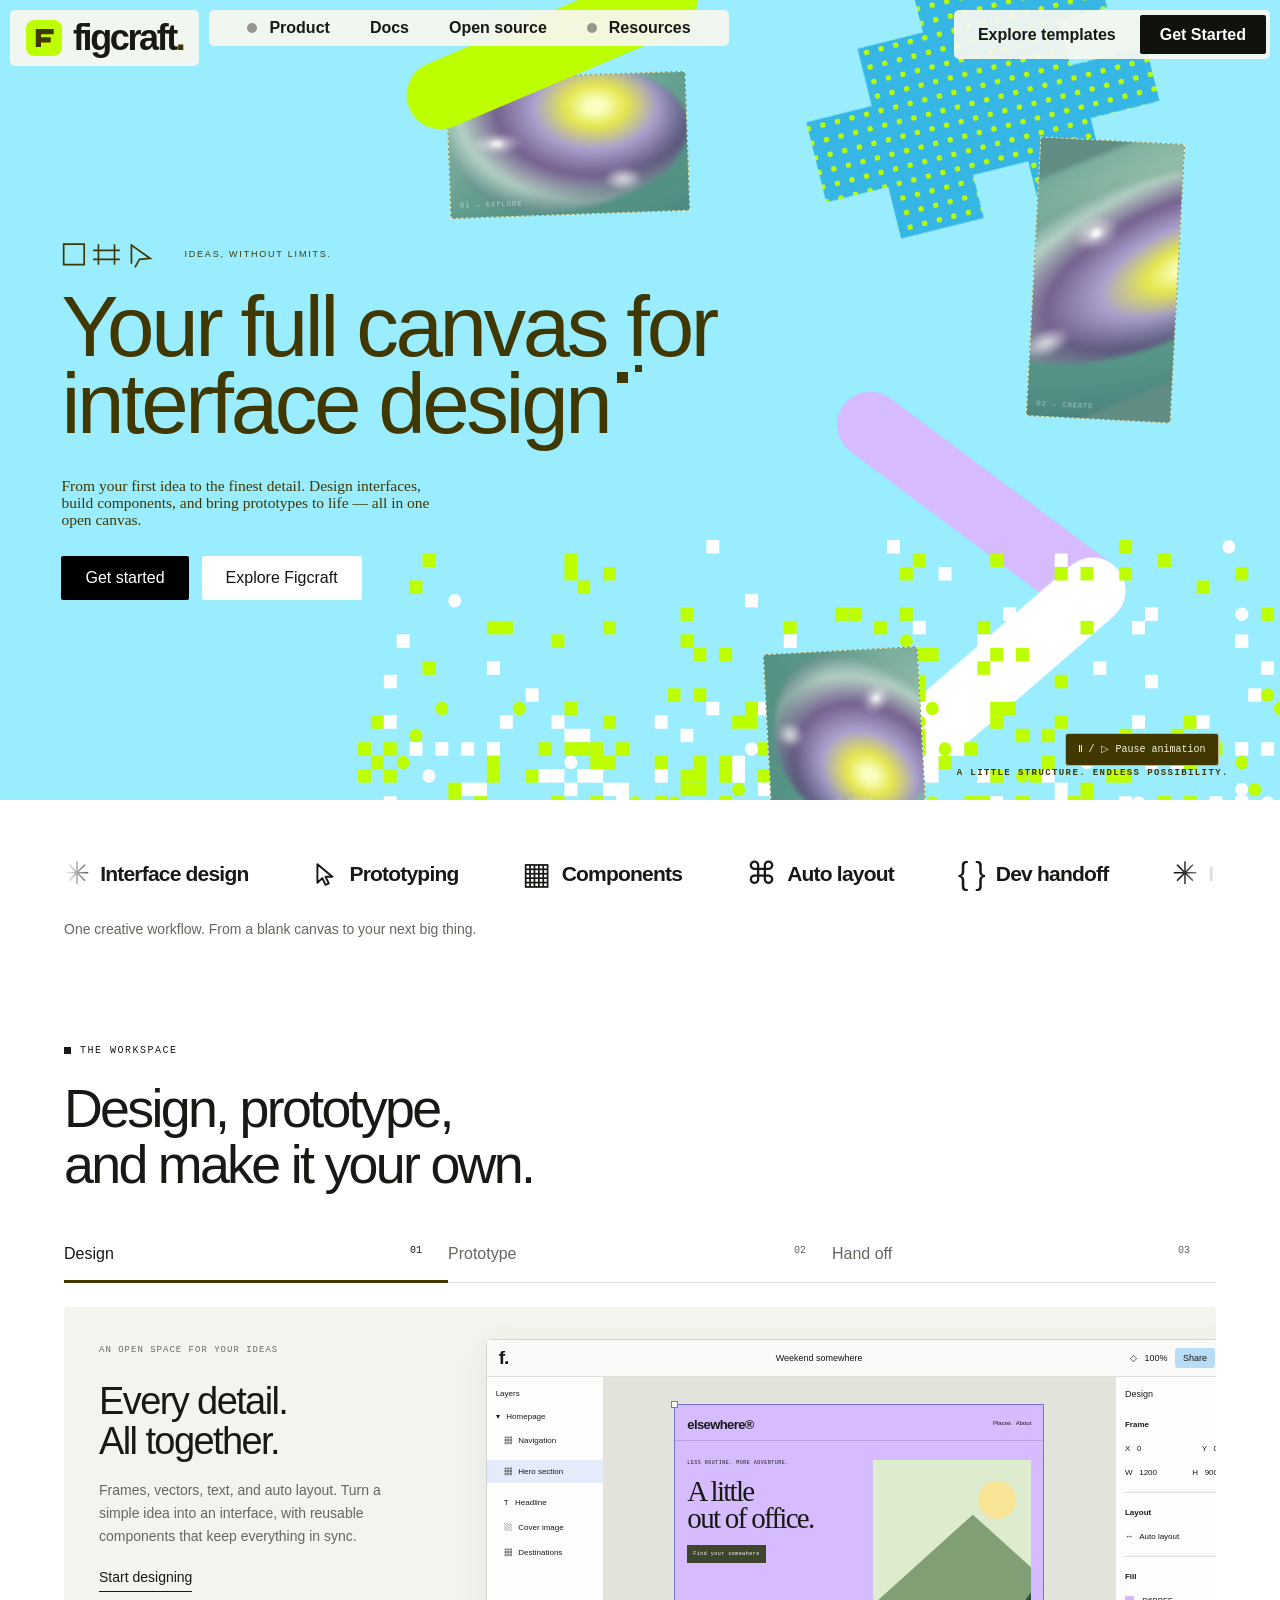
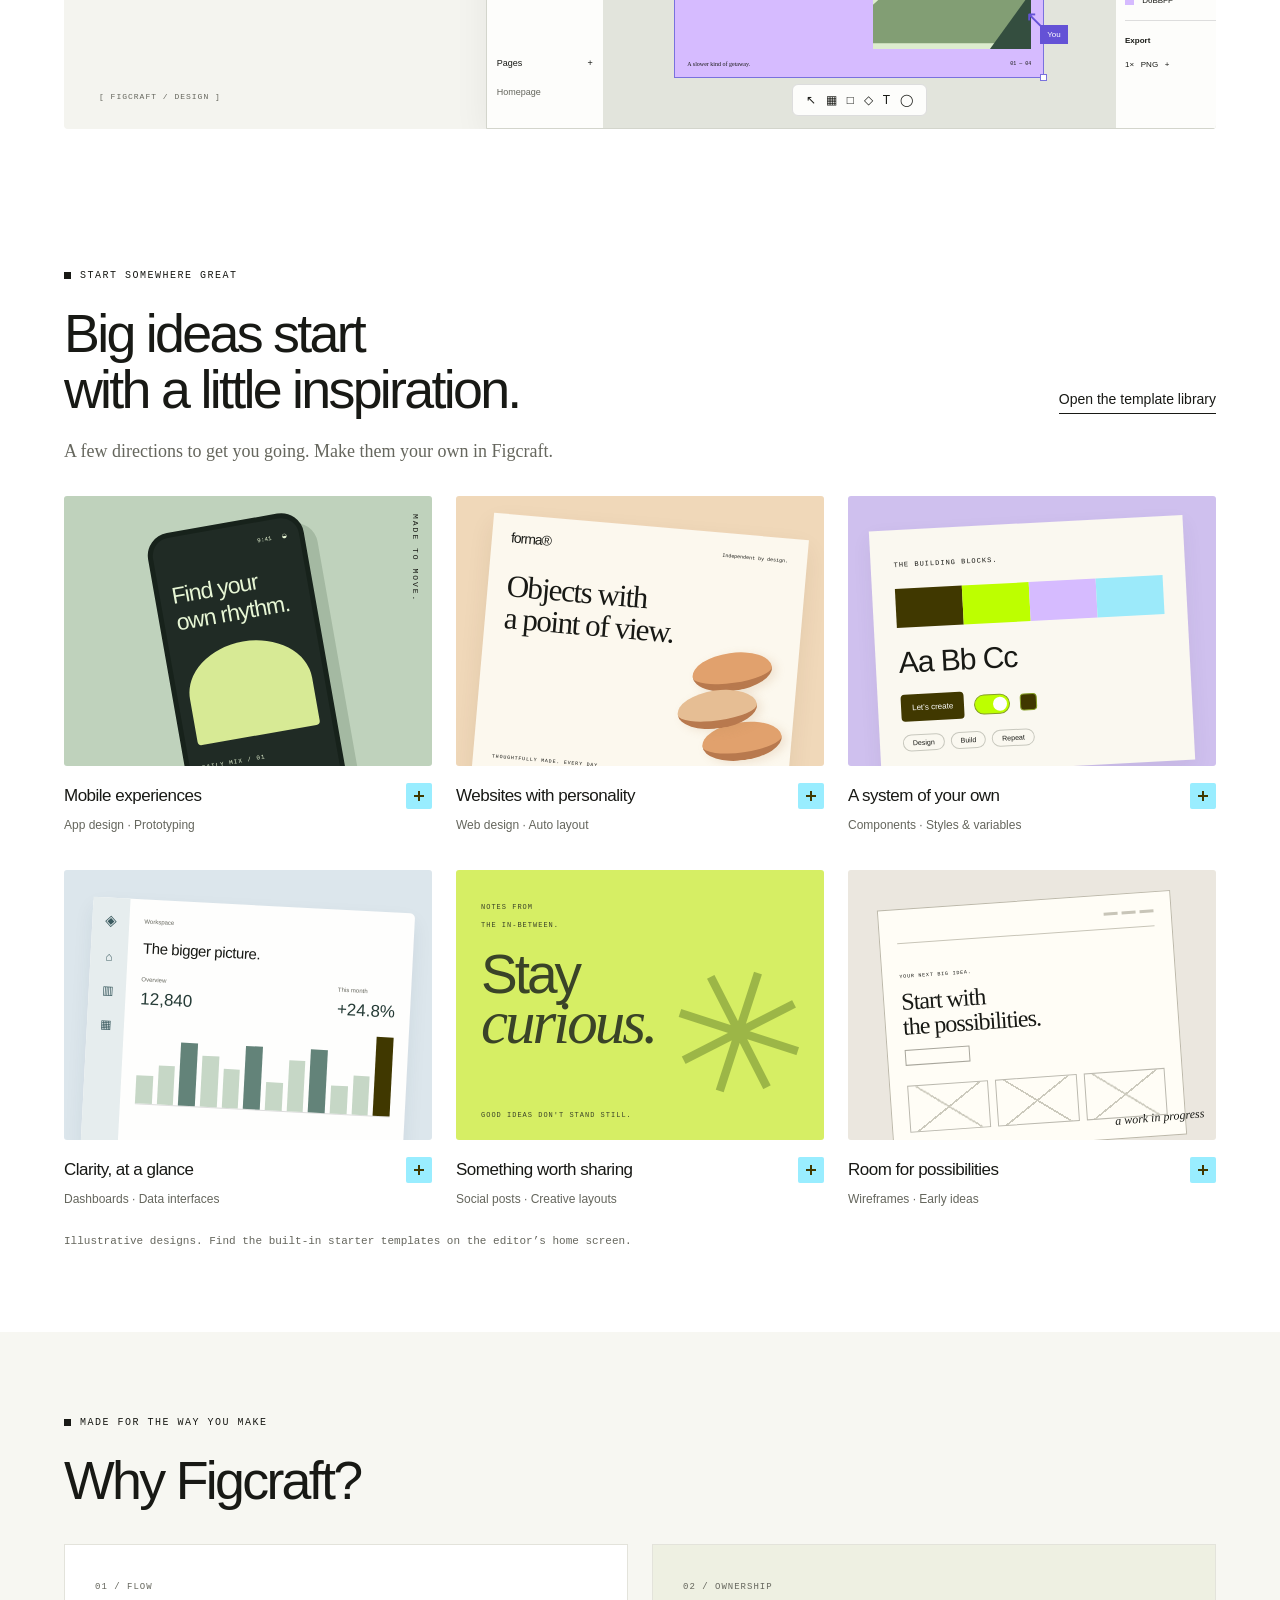
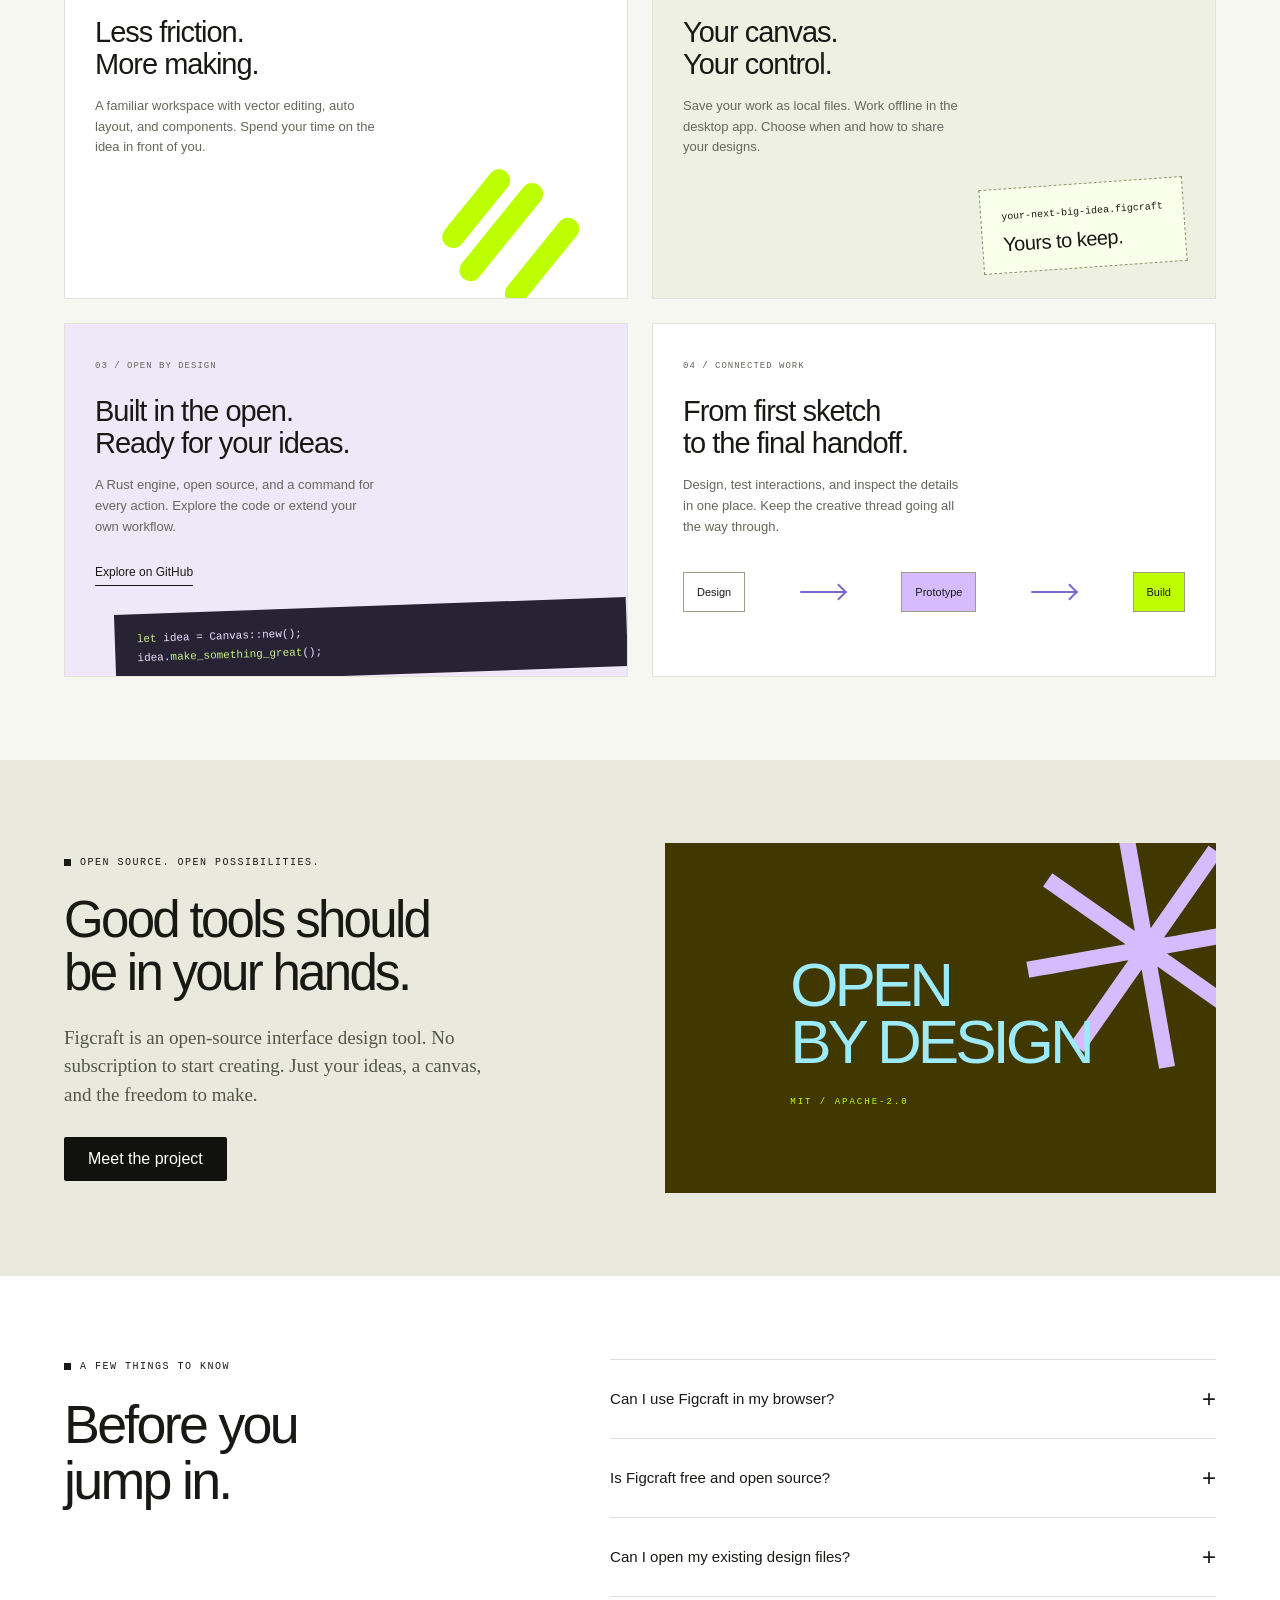
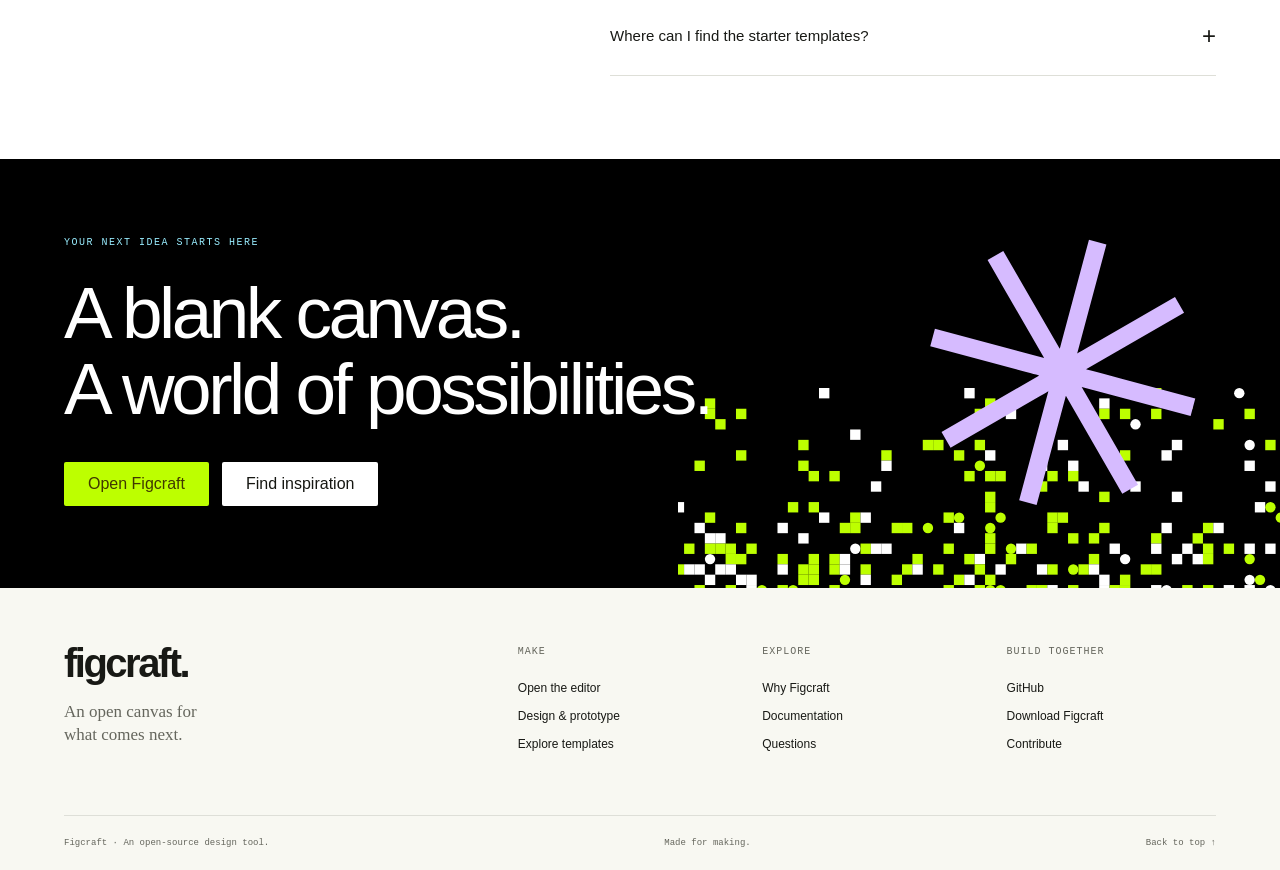
<file: homepage/index.html>
<!doctype html>
<html lang="en">
<head>
  <meta charset="utf-8">
  <meta name="viewport" content="width=device-width, initial-scale=1">
  <meta name="theme-color" content="#99edff">
  <meta name="description" content="Your full canvas for interface design. Design, prototype, and bring your ideas to life with Figcraft, the open-source design tool.">
  <title>Figcraft — Your full canvas for interface design</title>
  <link rel="icon" href="data:image/svg+xml,%3Csvg xmlns='http://www.w3.org/2000/svg' viewBox='0 0 48 48'%3E%3Crect width='48' height='48' rx='12' fill='%23bdff00'/%3E%3Cpath d='M13 36V12h24v7H20v4h13v7H20v6Z' fill='%23403800'/%3E%3C/svg%3E">
  <link rel="stylesheet" href="styles.css">
</head>
<body>
  <a class="skip-link" href="#main">Skip to content</a>
  <input class="motion-toggle" type="checkbox" id="motion-paused">
  <header class="header">
    <a class="brand" href="#" aria-label="Figcraft home"><svg class="brand-symbol" viewBox="0 0 48 48" aria-hidden="true"><rect width="48" height="48" rx="11" fill="#bdff00"/><path d="M13 36V12h24v7H20v4h13v7H20v6Z" fill="#403800"/></svg>figcraft<span class="brand-period">.</span></a>
    <nav class="desktop-nav" aria-label="Main navigation">
      <details class="nav-dropdown"><summary><span class="nav-dot"></span>Product</summary><div class="dropdown-panel"><a href="#workspace">Design & prototype<span>One canvas, from first idea to final detail.</span></a><a href="#templates">Explore templates<span>A head start for your next great idea.</span></a><a href="#why-figcraft">Why Figcraft<span>Open source. Built around your workflow.</span></a></div></details>
      <a href="https://github.com/storytold/figcraft/tree/main/docs" target="_blank" rel="noopener noreferrer">Docs</a>
      <a href="#open-source">Open source</a>
      <details class="nav-dropdown"><summary><span class="nav-dot"></span>Resources</summary><div class="dropdown-panel"><a href="https://github.com/storytold/figcraft" target="_blank" rel="noopener noreferrer">GitHub<span>Explore the source and contribute.</span></a><a href="#questions">Questions<span>A few things before you get started.</span></a></div></details>
    </nav>
    <div class="header-actions"><a class="header-secondary" href="#templates">Explore templates</a><a class="button button-black" href="/login">Get Started</a></div>
    <details class="mobile-menu"><summary aria-label="Toggle navigation"><span></span><span></span></summary><nav aria-label="Mobile navigation"><a href="#workspace">Product</a><a href="#templates">Templates</a><a href="#open-source">Open source</a><a href="#questions">Questions</a><a href="https://github.com/storytold/figcraft/tree/main/docs" target="_blank" rel="noopener noreferrer">Documentation</a><a class="button button-lime" href="/login">Get Started</a></nav></details>
  </header>
  <main id="main" tabindex="-1">
    <section class="hero" aria-labelledby="hero-title">
      <div class="hero-art" aria-hidden="true">
        <div class="lime-stroke"></div><div class="pixel-bloom"></div>
        <div class="art-window art-window-one"><div class="orb orb-one"></div><span class="art-coordinate">01 — EXPLORE</span></div>
        <div class="art-window art-window-two"><div class="orb orb-two"></div><span class="art-coordinate">02 — CREATE</span></div>
        <svg class="hero-arrow" viewBox="0 0 400 450"><g class="arrow-fan" style="--fan-start:-30deg;--fan-delay:0ms"><path class="arrow-draw" pathLength="1" style="--draw-delay:0ms" d="M300 240 72 70" fill="none" stroke="#d6bbff" stroke-width="68" stroke-linecap="round"/></g><g class="arrow-fan" style="--fan-start:26deg;--fan-delay:140ms"><path class="arrow-draw" pathLength="1" style="--draw-delay:140ms" d="M300 240 100 413" fill="none" stroke="#fff" stroke-width="68" stroke-linecap="round"/></g></svg>
        <div class="art-window art-window-three"><div class="orb orb-three"></div><span class="art-coordinate">03 — MAKE IT YOURS</span></div>
        <svg class="pixel-field" viewBox="0 0 1000 270" preserveAspectRatio="none" aria-hidden="true"><g class="pixel-group" style="--phase:-0.0s"><rect x="0" y="210" width="14" height="14" fill="#bdff00"/><rect x="28" y="266" width="14" height="14" fill="#ffffff"/><circle cx="77" cy="245" r="7" fill="#ffffff"/><rect x="126" y="252" width="14" height="14" fill="#ffffff"/><rect x="154" y="182" width="14" height="14" fill="#ffffff"/><rect x="210" y="238" width="14" height="14" fill="#ffffff"/><rect x="224" y="252" width="14" height="14" fill="#ffffff"/><rect x="252" y="266" width="14" height="14" fill="#bdff00"/><rect x="280" y="266" width="14" height="14" fill="#ffffff"/><rect x="350" y="70" width="14" height="14" fill="#bdff00"/><rect x="364" y="238" width="14" height="14" fill="#bdff00"/><rect x="406" y="182" width="14" height="14" fill="#bdff00"/><rect x="434" y="168" width="14" height="14" fill="#ffffff"/><rect x="462" y="210" width="14" height="14" fill="#ffffff"/><circle cx="525" cy="189" r="7" fill="#bdff00"/><rect x="560" y="182" width="14" height="14" fill="#ffffff"/><circle cx="595" cy="105" r="7" fill="#bdff00"/><rect x="602" y="154" width="14" height="14" fill="#bdff00"/><rect x="616" y="238" width="14" height="14" fill="#ffffff"/><rect x="672" y="84" width="14" height="14" fill="#bdff00"/><rect x="686" y="182" width="14" height="14" fill="#bdff00"/><circle cx="721" cy="245" r="7" fill="#bdff00"/><rect x="756" y="28" width="14" height="14" fill="#bdff00"/><rect x="784" y="84" width="14" height="14" fill="#bdff00"/><rect x="826" y="28" width="14" height="14" fill="#bdff00"/><rect x="854" y="70" width="14" height="14" fill="#ffffff"/><rect x="896" y="182" width="14" height="14" fill="#bdff00"/><circle cx="945" cy="7" r="7" fill="#ffffff"/><rect x="966" y="154" width="14" height="14" fill="#ffffff"/></g><g class="pixel-group" style="--phase:-0.7s"><rect x="0" y="238" width="14" height="14" fill="#bdff00"/><rect x="42" y="98" width="14" height="14" fill="#ffffff"/><circle cx="91" cy="175" r="7" fill="#bdff00"/><rect x="126" y="266" width="14" height="14" fill="#bdff00"/><circle cx="175" cy="175" r="7" fill="#bdff00"/><rect x="210" y="266" width="14" height="14" fill="#bdff00"/><rect x="238" y="42" width="14" height="14" fill="#bdff00"/><rect x="266" y="28" width="14" height="14" fill="#bdff00"/><circle cx="301" cy="273" r="7" fill="#bdff00"/><rect x="350" y="98" width="14" height="14" fill="#bdff00"/><rect x="364" y="252" width="14" height="14" fill="#bdff00"/><rect x="406" y="224" width="14" height="14" fill="#ffffff"/><rect x="434" y="210" width="14" height="14" fill="#bdff00"/><rect x="476" y="182" width="14" height="14" fill="#bdff00"/><rect x="532" y="70" width="14" height="14" fill="#bdff00"/><rect x="560" y="252" width="14" height="14" fill="#bdff00"/><rect x="588" y="224" width="14" height="14" fill="#ffffff"/><circle cx="609" cy="189" r="7" fill="#bdff00"/><circle cx="623" cy="273" r="7" fill="#bdff00"/><rect x="672" y="98" width="14" height="14" fill="#ffffff"/><rect x="686" y="238" width="14" height="14" fill="#bdff00"/><rect x="714" y="266" width="14" height="14" fill="#bdff00"/><rect x="756" y="140" width="14" height="14" fill="#bdff00"/><circle cx="791" cy="231" r="7" fill="#ffffff"/><rect x="826" y="196" width="14" height="14" fill="#bdff00"/><rect x="854" y="140" width="14" height="14" fill="#ffffff"/><rect x="896" y="210" width="14" height="14" fill="#bdff00"/><rect x="952" y="28" width="14" height="14" fill="#bdff00"/><circle cx="973" cy="259" r="7" fill="#bdff00"/></g><g class="pixel-group" style="--phase:-1.4s"><rect x="14" y="182" width="14" height="14" fill="#bdff00"/><circle cx="49" cy="231" r="7" fill="#bdff00"/><rect x="84" y="210" width="14" height="14" fill="#ffffff"/><rect x="140" y="84" width="14" height="14" fill="#bdff00"/><rect x="182" y="154" width="14" height="14" fill="#ffffff"/><rect x="224" y="14" width="14" height="14" fill="#bdff00"/><rect x="238" y="196" width="14" height="14" fill="#ffffff"/><rect x="266" y="84" width="14" height="14" fill="#bdff00"/><rect x="322" y="182" width="14" height="14" fill="#ffffff"/><rect x="350" y="196" width="14" height="14" fill="#ffffff"/><rect x="378" y="0" width="14" height="14" fill="#ffffff"/><rect x="406" y="238" width="14" height="14" fill="#ffffff"/><rect x="434" y="238" width="14" height="14" fill="#bdff00"/><rect x="476" y="252" width="14" height="14" fill="#bdff00"/><rect x="532" y="238" width="14" height="14" fill="#bdff00"/><rect x="574" y="0" width="14" height="14" fill="#ffffff"/><rect x="588" y="238" width="14" height="14" fill="#bdff00"/><rect x="602" y="196" width="14" height="14" fill="#bdff00"/><rect x="630" y="28" width="14" height="14" fill="#ffffff"/><rect x="672" y="126" width="14" height="14" fill="#bdff00"/><rect x="686" y="266" width="14" height="14" fill="#ffffff"/><rect x="728" y="126" width="14" height="14" fill="#ffffff"/><rect x="756" y="182" width="14" height="14" fill="#bdff00"/><rect x="784" y="252" width="14" height="14" fill="#bdff00"/><rect x="826" y="210" width="14" height="14" fill="#ffffff"/><rect x="854" y="224" width="14" height="14" fill="#ffffff"/><rect x="896" y="224" width="14" height="14" fill="#bdff00"/><circle cx="959" cy="77" r="7" fill="#ffffff"/><rect x="980" y="70" width="14" height="14" fill="#bdff00"/></g><g class="pixel-group" style="--phase:-2.1s"><rect x="14" y="224" width="14" height="14" fill="#bdff00"/><rect x="56" y="42" width="14" height="14" fill="#bdff00"/><circle cx="105" cy="63" r="7" fill="#ffffff"/><rect x="140" y="126" width="14" height="14" fill="#ffffff"/><rect x="182" y="238" width="14" height="14" fill="#bdff00"/><rect x="224" y="28" width="14" height="14" fill="#bdff00"/><rect x="238" y="210" width="14" height="14" fill="#bdff00"/><rect x="266" y="182" width="14" height="14" fill="#bdff00"/><rect x="322" y="224" width="14" height="14" fill="#bdff00"/><rect x="350" y="238" width="14" height="14" fill="#bdff00"/><rect x="378" y="168" width="14" height="14" fill="#ffffff"/><circle cx="413" cy="259" r="7" fill="#bdff00"/><rect x="434" y="252" width="14" height="14" fill="#ffffff"/><rect x="490" y="182" width="14" height="14" fill="#bdff00"/><rect x="546" y="168" width="14" height="14" fill="#bdff00"/><rect x="574" y="112" width="14" height="14" fill="#bdff00"/><rect x="588" y="266" width="14" height="14" fill="#bdff00"/><rect x="602" y="210" width="14" height="14" fill="#bdff00"/><circle cx="637" cy="217" r="7" fill="#bdff00"/><rect x="672" y="238" width="14" height="14" fill="#ffffff"/><rect x="700" y="70" width="14" height="14" fill="#ffffff"/><rect x="728" y="238" width="14" height="14" fill="#bdff00"/><rect x="756" y="252" width="14" height="14" fill="#ffffff"/><rect x="784" y="266" width="14" height="14" fill="#bdff00"/><rect x="826" y="238" width="14" height="14" fill="#bdff00"/><rect x="868" y="14" width="14" height="14" fill="#bdff00"/><rect x="896" y="266" width="14" height="14" fill="#bdff00"/><rect x="952" y="98" width="14" height="14" fill="#ffffff"/><rect x="980" y="126" width="14" height="14" fill="#ffffff"/></g><g class="pixel-group" style="--phase:-2.8s"><rect x="28" y="140" width="14" height="14" fill="#ffffff"/><circle cx="63" cy="203" r="7" fill="#bdff00"/><rect x="98" y="252" width="14" height="14" fill="#bdff00"/><rect x="140" y="210" width="14" height="14" fill="#ffffff"/><rect x="196" y="210" width="14" height="14" fill="#bdff00"/><rect x="224" y="168" width="14" height="14" fill="#bdff00"/><rect x="238" y="238" width="14" height="14" fill="#ffffff"/><rect x="266" y="224" width="14" height="14" fill="#bdff00"/><rect x="322" y="238" width="14" height="14" fill="#ffffff"/><rect x="350" y="252" width="14" height="14" fill="#bdff00"/><rect x="392" y="112" width="14" height="14" fill="#bdff00"/><rect x="420" y="56" width="14" height="14" fill="#ffffff"/><rect x="448" y="126" width="14" height="14" fill="#ffffff"/><rect x="490" y="238" width="14" height="14" fill="#bdff00"/><rect x="546" y="210" width="14" height="14" fill="#bdff00"/><rect x="574" y="224" width="14" height="14" fill="#bdff00"/><rect x="602" y="14" width="14" height="14" fill="#bdff00"/><rect x="602" y="252" width="14" height="14" fill="#bdff00"/><rect x="630" y="224" width="14" height="14" fill="#bdff00"/><rect x="672" y="266" width="14" height="14" fill="#bdff00"/><rect x="700" y="168" width="14" height="14" fill="#bdff00"/><rect x="742" y="196" width="14" height="14" fill="#bdff00"/><rect x="756" y="266" width="14" height="14" fill="#ffffff"/><circle cx="805" cy="49" r="7" fill="#ffffff"/><rect x="826" y="266" width="14" height="14" fill="#ffffff"/><rect x="868" y="210" width="14" height="14" fill="#ffffff"/><rect x="910" y="42" width="14" height="14" fill="#bdff00"/><rect x="952" y="210" width="14" height="14" fill="#ffffff"/><circle cx="987" cy="161" r="7" fill="#bdff00"/></g><g class="pixel-group" style="--phase:-3.5s"><rect x="28" y="182" width="14" height="14" fill="#ffffff"/><rect x="56" y="210" width="14" height="14" fill="#ffffff"/><rect x="98" y="266" width="14" height="14" fill="#bdff00"/><rect x="140" y="224" width="14" height="14" fill="#bdff00"/><rect x="196" y="238" width="14" height="14" fill="#ffffff"/><rect x="224" y="196" width="14" height="14" fill="#ffffff"/><rect x="252" y="210" width="14" height="14" fill="#bdff00"/><rect x="266" y="252" width="14" height="14" fill="#ffffff"/><rect x="322" y="266" width="14" height="14" fill="#bdff00"/><rect x="364" y="112" width="14" height="14" fill="#bdff00"/><rect x="392" y="224" width="14" height="14" fill="#bdff00"/><rect x="420" y="168" width="14" height="14" fill="#bdff00"/><rect x="448" y="210" width="14" height="14" fill="#ffffff"/><rect x="504" y="224" width="14" height="14" fill="#bdff00"/><rect x="546" y="266" width="14" height="14" fill="#bdff00"/><rect x="574" y="252" width="14" height="14" fill="#ffffff"/><rect x="602" y="84" width="14" height="14" fill="#ffffff"/><circle cx="609" cy="273" r="7" fill="#bdff00"/><rect x="644" y="210" width="14" height="14" fill="#ffffff"/><rect x="686" y="14" width="14" height="14" fill="#bdff00"/><rect x="714" y="98" width="14" height="14" fill="#ffffff"/><rect x="742" y="224" width="14" height="14" fill="#bdff00"/><rect x="770" y="210" width="14" height="14" fill="#ffffff"/><rect x="798" y="126" width="14" height="14" fill="#ffffff"/><rect x="840" y="84" width="14" height="14" fill="#ffffff"/><rect x="868" y="266" width="14" height="14" fill="#bdff00"/><rect x="910" y="182" width="14" height="14" fill="#ffffff"/><circle cx="959" cy="231" r="7" fill="#bdff00"/><rect x="980" y="210" width="14" height="14" fill="#ffffff"/></g><g class="pixel-group" style="--phase:-4.2s"><rect x="28" y="210" width="14" height="14" fill="#bdff00"/><rect x="70" y="14" width="14" height="14" fill="#bdff00"/><rect x="112" y="210" width="14" height="14" fill="#ffffff"/><rect x="140" y="238" width="14" height="14" fill="#bdff00"/><rect x="210" y="98" width="14" height="14" fill="#bdff00"/><rect x="224" y="210" width="14" height="14" fill="#bdff00"/><rect x="252" y="224" width="14" height="14" fill="#bdff00"/><rect x="280" y="210" width="14" height="14" fill="#bdff00"/><rect x="336" y="154" width="14" height="14" fill="#bdff00"/><rect x="364" y="154" width="14" height="14" fill="#bdff00"/><rect x="392" y="238" width="14" height="14" fill="#bdff00"/><rect x="420" y="182" width="14" height="14" fill="#bdff00"/><rect x="462" y="84" width="14" height="14" fill="#bdff00"/><rect x="504" y="238" width="14" height="14" fill="#ffffff"/><rect x="560" y="84" width="14" height="14" fill="#bdff00"/><rect x="588" y="28" width="14" height="14" fill="#bdff00"/><rect x="602" y="112" width="14" height="14" fill="#bdff00"/><rect x="616" y="112" width="14" height="14" fill="#bdff00"/><rect x="658" y="210" width="14" height="14" fill="#bdff00"/><rect x="686" y="112" width="14" height="14" fill="#bdff00"/><rect x="714" y="112" width="14" height="14" fill="#bdff00"/><rect x="742" y="238" width="14" height="14" fill="#ffffff"/><rect x="770" y="266" width="14" height="14" fill="#bdff00"/><rect x="812" y="238" width="14" height="14" fill="#bdff00"/><rect x="840" y="182" width="14" height="14" fill="#ffffff"/><rect x="882" y="196" width="14" height="14" fill="#bdff00"/><rect x="924" y="210" width="14" height="14" fill="#bdff00"/><circle cx="959" cy="259" r="7" fill="#ffffff"/><circle cx="987" cy="273" r="7" fill="#ffffff"/></g><g class="pixel-group" style="--phase:-4.9s"><rect x="28" y="238" width="14" height="14" fill="#bdff00"/><rect x="70" y="126" width="14" height="14" fill="#bdff00"/><rect x="112" y="252" width="14" height="14" fill="#ffffff"/><rect x="154" y="84" width="14" height="14" fill="#bdff00"/><rect x="210" y="182" width="14" height="14" fill="#ffffff"/><circle cx="231" cy="231" r="7" fill="#ffffff"/><rect x="252" y="238" width="14" height="14" fill="#ffffff"/><rect x="280" y="252" width="14" height="14" fill="#ffffff"/><circle cx="343" cy="273" r="7" fill="#bdff00"/><rect x="364" y="224" width="14" height="14" fill="#bdff00"/><rect x="392" y="266" width="14" height="14" fill="#bdff00"/><circle cx="427" cy="217" r="7" fill="#ffffff"/><rect x="462" y="98" width="14" height="14" fill="#ffffff"/><rect x="518" y="70" width="14" height="14" fill="#bdff00"/><circle cx="567" cy="175" r="7" fill="#bdff00"/><rect x="588" y="70" width="14" height="14" fill="#bdff00"/><rect x="602" y="140" width="14" height="14" fill="#bdff00"/><circle cx="623" cy="175" r="7" fill="#bdff00"/><rect x="658" y="266" width="14" height="14" fill="#bdff00"/><rect x="686" y="168" width="14" height="14" fill="#bdff00"/><rect x="714" y="196" width="14" height="14" fill="#bdff00"/><rect x="756" y="14" width="14" height="14" fill="#ffffff"/><rect x="784" y="28" width="14" height="14" fill="#bdff00"/><rect x="826" y="0" width="14" height="14" fill="#bdff00"/><circle cx="847" cy="273" r="7" fill="#ffffff"/><rect x="882" y="224" width="14" height="14" fill="#ffffff"/><rect x="924" y="266" width="14" height="14" fill="#ffffff"/><rect x="952" y="266" width="14" height="14" fill="#ffffff"/><circle cx="1001" cy="175" r="7" fill="#bdff00"/></g></svg>
      </div>
      <div class="hero-content">
        <div class="tool-marks" aria-hidden="true"><svg viewBox="0 0 120 28"><path d="M3 3h23v23H3zM42 3v23M60 3v23M36 10h30M36 20h30M79 25V4l21 15-12 1-5 9"/></svg><span>IDEAS, WITHOUT LIMITS.</span></div>
        <h1 id="hero-title">Your full canvas for<br> interface design<span class="type-pixel" aria-hidden="true"></span></h1>
        <p class="hero-description">From your first idea to the finest detail. Design interfaces, build components, and bring prototypes to life — all in one open canvas.</p>
        <div class="hero-buttons"><a class="button button-lime" href="/login">Get started</a><a class="button button-white" href="#workspace">Explore Figcraft</a></div>
      </div>
      <label class="motion-control" for="motion-paused"><span aria-hidden="true">Ⅱ / ▷</span><span class="motion-running">Pause animation</span><span class="motion-stopped">Resume animation</span></label>
      <span class="hero-note">A LITTLE STRUCTURE. ENDLESS POSSIBILITY.</span>
    </section>
    <section class="capabilities-strip" aria-label="Your creative toolkit">
      <div class="capabilities-marquee" role="region" aria-label="Creative toolkit. Focus or hover to pause scrolling." tabindex="0"><div class="capabilities-track"><div class="capabilities-set"><span><span aria-hidden="true">✳</span>Interface design</span><span><span aria-hidden="true"><svg class="cap-cursor" viewBox="0 0 24 24"><path d="M5 3v17l4.5-4.2 3 6.2 3-1.4-3-6h6.3Z" fill="none" stroke="currentColor" stroke-width="1.8" stroke-linejoin="round"/></svg></span>Prototyping</span><span><span aria-hidden="true">▦</span>Components</span><span><span aria-hidden="true">⌘</span>Auto layout</span><span><span aria-hidden="true">{ }</span>Dev handoff</span></div><div class="capabilities-set" aria-hidden="true"><span><span aria-hidden="true">✳</span>Interface design</span><span>Prototyping</span><span><span aria-hidden="true">▦</span>Components</span><span><span aria-hidden="true">⌘</span>Auto layout</span><span><span aria-hidden="true">{ }</span>Dev handoff</span></div></div></div>
      <p>One creative workflow. From a blank canvas to your next big thing.</p>
    </section>
    <section class="section workspace" id="workspace" aria-labelledby="workspace-title">
      <div class="section-kicker"><span class="tiny-square"></span> THE WORKSPACE</div>
      <h2 id="workspace-title">Design, prototype,<br> and make it your own.</h2>
      <fieldset class="feature-tabs"><legend class="visually-hidden">Explore Figcraft capabilities</legend>
        <input type="radio" name="capability" id="tab-design" checked><label for="tab-design">Design <span>01</span></label>
        <input type="radio" name="capability" id="tab-prototype"><label for="tab-prototype">Prototype <span>02</span></label>
        <input type="radio" name="capability" id="tab-handoff"><label for="tab-handoff">Hand off <span>03</span></label>
        <div class="feature-panel panel-design"><div class="feature-copy"><span class="eyebrow">AN OPEN SPACE FOR YOUR IDEAS</span><h3>Every detail.<br> All together.</h3><p>Frames, vectors, text, and auto layout. Turn a simple idea into an interface, with reusable components that keep everything in sync.</p><a class="text-link" href="/login">Start designing</a><span class="panel-index">[ FIGCRAFT / DESIGN ]</span></div><div class="editor-preview" role="img" aria-label="Illustrative Figcraft workspace with a lavender travel website design"><div class="editor-top"><span class="preview-brand">f.</span><span>Weekend somewhere</span><span>◇ &nbsp; 100% &nbsp; <b>Share</b></span></div><div class="editor-body"><div class="editor-layers"><small>Layers</small><span>▾ &nbsp; Homepage</span><span>　▦ &nbsp; Navigation</span><span class="selected-layer">　▦ &nbsp; Hero section</span><span>　T &nbsp; Headline</span><span>　▧ &nbsp; Cover image</span><span>　▦ &nbsp; Destinations</span><div class="layer-bottom">Pages <span>+</span><p>Homepage</p></div></div><div class="canvas-preview"><div class="travel-design"><div class="travel-nav"><b>elsewhere®</b><span>Places &nbsp; About</span></div><div class="travel-head"><span>LESS ROUTINE. MORE ADVENTURE.</span><h4>A little<br> out of office.</h4><span class="travel-cta">Find your somewhere</span></div><div class="travel-landscape"><div class="sun"></div><div class="mountain mountain-back"></div><div class="mountain mountain-front"></div></div><div class="travel-caption">A slower kind of getaway.<span>01 — 04</span></div></div><span class="design-cursor">↖ <b>You</b></span><div class="canvas-tools">↖ &nbsp; ▦ &nbsp; □ &nbsp; ◇ &nbsp; T &nbsp; ◯</div></div><div class="editor-properties"><small>Design</small><span>Frame</span><div>X &nbsp; 0 <span>Y &nbsp; 0</span></div><div>W &nbsp; 1200 <span>H &nbsp; 900</span></div><hr><span>Layout</span><div>↔ &nbsp; Auto layout</div><hr><span>Fill</span><div><i></i> D6BBFF</div><hr><span>Export</span><div>1× &nbsp; PNG &nbsp; +</div></div></div></div></div>
        <div class="feature-panel panel-prototype"><div class="feature-copy"><span class="eyebrow">FROM STILL SCREENS TO REAL FLOWS</span><h3>Give your<br> ideas a pulse.</h3><p>Connect screens, build interactions, and explore the journey. Preview your prototype as you work, so every next step feels right.</p><a class="text-link" href="/login">Build a prototype</a><span class="panel-index">[ FIGCRAFT / PROTOTYPE ]</span></div><div class="prototype-preview" role="img" aria-label="Illustrative three-screen prototype connected with arrows"><div class="phone"><small>9:41 <span>•••</span></small><b>Good things<br> are out there.</b><div class="phone-landscape"></div><span class="phone-button">Find a new path</span></div><span class="flow-arrow" aria-hidden="true"></span><div class="phone phone-middle"><small>9:41 <span>•••</span></small><b>Away from<br> the everyday.</b><div class="phone-landscape"></div><span class="phone-button">Explore the trail</span></div><span class="flow-arrow" aria-hidden="true"></span><div class="phone phone-last"><small>9:41 <span>•••</span></small><b>Your next<br> adventure.</b><div class="phone-landscape"></div><span class="phone-button">Let’s go</span></div></div></div>
        <div class="feature-panel panel-handoff"><div class="feature-copy"><span class="eyebrow">A SHARED LANGUAGE FOR BUILDING</span><h3>Great design.<br> Ready to build.</h3><p>Inspect spacing, export assets, and see generated code. Give developers the details they need to carry your idea into the final product.</p><a class="text-link" href="/login">Explore the workspace</a><span class="panel-index">[ FIGCRAFT / HANDOFF ]</span></div><div class="handoff-preview"><div class="handoff-card"><span>COMPONENT / BUTTON</span><div>Let’s make something</div><small>240 × 56 &nbsp; · &nbsp; 12 px radius</small></div><pre aria-label="Illustrative CSS output"><code><span>/* A little clarity for every detail. */</span>
.button {
  display: flex;
  align-items: center;
  padding: 16px 24px;
  background: #bdff00;
  border-radius: 12px;
}</code></pre></div></div>
      </fieldset>
    </section>
    <section class="section templates" id="templates" aria-labelledby="templates-title"><div class="section-kicker"><span class="tiny-square"></span> START SOMEWHERE GREAT</div><div class="section-heading"><h2 id="templates-title">Big ideas start<br> with a little inspiration.</h2><a class="text-link" href="/login">Open the template library</a></div><p class="section-intro">A few directions to get you going. Make them your own in Figcraft.</p>
      <div class="template-grid">
        <a class="template-card" href="/login"><div aria-hidden="true" class="template-art art-app"><div class="small-phone"><span>9:41 &nbsp; ◒</span><b>Find your<br> own rhythm.</b><div class="album-art"></div><small>DAILY MIX / 01</small><div class="audio-bars">▂ ▅ ▃ ▆ ▂ ▄ ▆ ▃ ▅ ▂</div></div><span class="art-label">MADE TO MOVE.</span></div><div class="card-title"><h3>Mobile experiences</h3><span class="card-plus" aria-hidden="true"></span></div><p>App design · Prototyping</p></a>
        <a class="template-card" href="/login"><div aria-hidden="true" class="template-art art-web"><div class="poster-web"><div>forma® <span>Independent by design.</span></div><b>Objects with<br> a point of view.</b><div class="sculpture"><i></i><i></i><i></i></div><small>THOUGHTFULLY MADE. EVERY DAY.</small></div></div><div class="card-title"><h3>Websites with personality</h3><span class="card-plus" aria-hidden="true"></span></div><p>Web design · Auto layout</p></a>
        <a class="template-card" href="/login"><div aria-hidden="true" class="template-art art-system"><div class="system-preview"><span>THE BUILDING BLOCKS.</span><div class="color-swatches"><i></i><i></i><i></i><i></i></div><b>Aa Bb Cc <span></span></b><div class="system-controls"><span>Let’s create</span><i></i><i></i></div><div class="system-tags"><span>Design</span><span>Build</span><span>Repeat</span></div></div></div><div class="card-title"><h3>A system of your own</h3><span class="card-plus" aria-hidden="true"></span></div><p>Components · Styles & variables</p></a>
        <a class="template-card" href="/login"><div aria-hidden="true" class="template-art art-dashboard"><div class="dashboard-preview"><div class="dash-side">◈<span>⌂</span><span>▥</span><span>▦</span></div><div class="dash-content"><small>Workspace <span></span></small><b>The bigger picture.</b><div class="dash-stats"><span>Overview<b>12,840</b></span><span>This month<b>+24.8%</b></span></div><div class="chart"><i></i><i></i><i></i><i></i><i></i><i></i><i></i><i></i><i></i><i></i><i></i><i></i></div></div></div></div><div class="card-title"><h3>Clarity, at a glance</h3><span class="card-plus" aria-hidden="true"></span></div><p>Dashboards · Data interfaces</p></a>
        <a class="template-card" href="/login"><div aria-hidden="true" class="template-art art-brand"><span>NOTES FROM<br> THE IN-BETWEEN.</span><b>Stay<br> <em>curious.</em></b><div class="brand-flower" aria-hidden="true">✳</div><small>GOOD IDEAS DON'T STAND STILL.</small></div><div class="card-title"><h3>Something worth sharing</h3><span class="card-plus" aria-hidden="true"></span></div><p>Social posts · Creative layouts</p></a>
        <a class="template-card" href="/login"><div aria-hidden="true" class="template-art art-wireframe"><div class="wireframe-sheet"><div><i></i><i></i><i></i></div><span>YOUR NEXT BIG IDEA.</span><b>Start with<br> the possibilities.</b><div class="wire-button"></div><div class="wire-images"><i></i><i></i><i></i></div></div><span class="wire-note">a work in progress</span></div><div class="card-title"><h3>Room for possibilities</h3><span class="card-plus" aria-hidden="true"></span></div><p>Wireframes · Early ideas</p></a>
      </div><p class="template-note">Illustrative designs. Find the built-in starter templates on the editor’s home screen.</p>
    </section>
    <section class="section why" id="why-figcraft" aria-labelledby="why-title"><div class="section-kicker"><span class="tiny-square"></span> MADE FOR THE WAY YOU MAKE</div><h2 id="why-title">Why Figcraft?</h2><div class="why-grid"><article class="why-card why-speed"><span class="feature-number">01 / FLOW</span><h3>Less friction.<br> More making.</h3><p>A familiar workspace with vector editing, auto layout, and components. Spend your time on the idea in front of you.</p><div class="speed-art" aria-hidden="true"><span></span><i></i><i></i><i></i></div></article><article class="why-card why-control"><span class="feature-number">02 / OWNERSHIP</span><h3>Your canvas.<br> Your control.</h3><p>Save your work as local files. Work offline in the desktop app. Choose when and how to share your designs.</p><div class="control-art" aria-hidden="true"><span>your-next-big-idea.figcraft</span><b>Yours to keep.</b></div></article><article class="why-card why-code"><span class="feature-number">03 / OPEN BY DESIGN</span><h3>Built in the open.<br> Ready for your ideas.</h3><p>A Rust engine, open source, and a command for every action. Explore the code or extend your own workflow.</p><a class="text-link" href="https://github.com/storytold/figcraft" target="_blank" rel="noopener noreferrer">Explore on GitHub</a><div class="code-art" aria-hidden="true"><span>let</span> idea = Canvas::new();<br> idea.<span>make_something_great</span>();</div></article><article class="why-card why-connected"><span class="feature-number">04 / CONNECTED WORK</span><h3>From first sketch<br> to the final handoff.</h3><p>Design, test interactions, and inspect the details in one place. Keep the creative thread going all the way through.</p><div class="connected-art" aria-hidden="true"><span>Design</span><i class="flow-line"></i><span>Prototype</span><i class="flow-line"></i><span>Build</span></div></article></div></section>
    <section class="open-section section" id="open-source" aria-labelledby="open-title"><div><div class="section-kicker"><span class="tiny-square"></span> OPEN SOURCE. OPEN POSSIBILITIES.</div><h2 id="open-title">Good tools should<br> be in your hands.</h2><p>Figcraft is an open-source interface design tool. No subscription to start creating. Just your ideas, a canvas, and the freedom to make.</p><a class="button button-black" href="https://github.com/storytold/figcraft" target="_blank" rel="noopener noreferrer">Meet the project</a></div><div class="open-art" aria-hidden="true"><span class="open-asterisk">✳</span><div>OPEN<br> BY DESIGN<span>MIT / APACHE-2.0</span></div></div></section>
    <section class="section faq" id="questions" aria-labelledby="faq-title"><div><div class="section-kicker"><span class="tiny-square"></span> A FEW THINGS TO KNOW</div><h2 id="faq-title">Before you<br> jump in.</h2></div><div class="faq-list"><details><summary>Can I use Figcraft in my browser?<span aria-hidden="true">+</span></summary><p>Yes. Choose “Open Figcraft” to launch the existing web editor. You can also download a desktop version from the project’s GitHub releases.</p></details><details><summary>Is Figcraft free and open source?<span aria-hidden="true">+</span></summary><p>Yes. Figcraft is available under the MIT or Apache-2.0 license. The source code, documentation, and releases are available on <a href="https://github.com/storytold/figcraft" target="_blank" rel="noopener noreferrer">GitHub</a>.</p></details><details><summary>Can I open my existing design files?<span aria-hidden="true">+</span></summary><p>Figcraft supports its own .figcraft format, SVG, images, and best-effort .fig imports. The project is in alpha, so imported files may need adjustments. Keep a copy of your originals.</p></details><details><summary>Where can I find the starter templates?<span aria-hidden="true">+</span></summary><p>Open the editor and select Templates on its home screen, or use File → New from template. The built-in library includes mobile, website, dashboard, design system, wireframe, social, presentation, and icon starters.</p></details></div></section>
    <section class="closing" aria-labelledby="closing-title"><div class="closing-pixels" aria-hidden="true"></div><div class="section-kicker">YOUR NEXT IDEA STARTS HERE</div><h2 id="closing-title">A blank canvas.<br> A world of possibilities.</h2><div class="hero-buttons"><a class="button button-lime" href="/login">Open Figcraft</a><a class="button button-white" href="#templates">Find inspiration</a></div><span class="closing-star" aria-hidden="true">✳</span></section>
  </main>
  <footer class="footer"><div class="footer-top"><div class="footer-about"><a class="brand" href="#" aria-label="Figcraft home">figcraft.</a><p>An open canvas for<br> what comes next.</p></div><div><h3>Make</h3><a href="/login">Open the editor</a><a href="#workspace">Design & prototype</a><a href="#templates">Explore templates</a></div><div><h3>Explore</h3><a href="#why-figcraft">Why Figcraft</a><a href="https://github.com/storytold/figcraft/tree/main/docs" target="_blank" rel="noopener noreferrer">Documentation</a><a href="#questions">Questions</a></div><div><h3>Build together</h3><a href="https://github.com/storytold/figcraft" target="_blank" rel="noopener noreferrer">GitHub</a><a href="https://github.com/storytold/figcraft/releases" target="_blank" rel="noopener noreferrer">Download Figcraft</a><a href="https://github.com/storytold/figcraft/issues" target="_blank" rel="noopener noreferrer">Contribute</a></div></div><div class="footer-bottom"><span>Figcraft · An open-source design tool.</span><span>Made for making.</span><a href="#">Back to top ↑</a></div></footer>
<script>
// A file's address (#file=… or #join=…) opened signed out: kept in this tab only (it carries the
// link's secret, so it is never sent anywhere), and the editor opens that file after signing in.
try {
  var h = location.hash;
  if (/^#(file|join)=/.test(h) && h.length <= 8192) sessionStorage.setItem("figcraft.address", Date.now() + "|" + h);
} catch (e) {}
</script>
</body>
</html>
</file>
<file: homepage/styles.css>
:root {
  --olive:#403800;
  --cyan:#9ceafa;
  --lime:#bdff00;
  --lavender:#d6bbff;
  --ink:#181915;
  --paper:#fff;
  --muted:#65665d;
  --line:#dedfd8;
  --soft:#f4f4ef;
  font-family:Arial,Helvetica,sans-serif;
  color:var(--ink);
  font-synthesis:none;
  scroll-behavior:smooth;
  scroll-padding-top:110px
}
* {
  box-sizing:border-box
}
body {
  margin:0;
  background:var(--paper)
}
a {
  color:inherit;
  text-decoration:none
}
button,input,summary {
  font:inherit
}
a,summary,label {
  -webkit-tap-highlight-color:transparent
}
a:focus-visible,summary:focus-visible,input:focus-visible+label {
  outline:3px solid #7060e6;
  outline-offset:6px
}
a,summary {
  touch-action:manipulation
}
.skip-link {
  position:fixed;
  left:20px;
  top:-100px;
  background:var(--lime);
  padding:16px;
  z-index:100
}
.skip-link:focus {
  top:15px
}
.visually-hidden {
  position:absolute;
  width:1px;
  height:1px;
  margin:-1px;
  overflow:hidden;
  clip:rect(0,0,0,0);
  white-space:nowrap
}
.header {
  position:absolute;
  inset:18px 24px auto;
  display:flex;
  align-items:flex-start;
  gap:12px;
  z-index:10
}
.brand {
  display:inline-flex;
  align-items:center;
  font-weight:750;
  letter-spacing:-2.5px;
  font-size:36px;
  line-height:1;
  background:#f7f7efeF;
  border-radius:5px;
  padding:16px 19px;
  white-space:nowrap
}
.brand-symbol {
  font-size:46px;
  letter-spacing:-7px;
  margin-right:17px;
  position:relative;
  line-height:.75
}
.brand-symbol>span {
  position:absolute;
  top:-10px;
  right:-8px;
  font-size:26px
}
.brand-period {
  color:var(--olive)
}
.desktop-nav {
  display:flex;
  align-items:center;
  gap:30px;
  background:#f7f7efed;
  border-radius:5px;
  padding:20px 25px;
  font-size:14px;
  font-weight:600;
  backdrop-filter:blur(16px)
}
.desktop-nav>a {
  white-space:nowrap
}
.desktop-nav>a:hover,.header-secondary:hover {
  color:#625b19
}
.nav-dropdown {
  position:relative
}
.nav-dropdown summary {
  cursor:pointer;
  list-style:none;
  display:flex;
  align-items:center;
  gap:8px
}
.nav-dropdown summary::-webkit-details-marker,.mobile-menu summary::-webkit-details-marker,.faq summary::-webkit-details-marker {
  display:none
}
.nav-dot {
  width:7px;
  height:7px;
  border-radius:50%;
  background:#96988f;
  transition:background .2s
}
.nav-dropdown[open] .nav-dot {
  background:#526b00
}
.dropdown-panel {
  position:absolute;
  top:40px;
  left:-25px;
  background:#f8f8f0;
  min-width:300px;
  padding:12px;
  border-radius:5px;
  box-shadow:0 16px 40px #17190026
}
.dropdown-panel a {
  display:block;
  padding:13px;
  border-radius:3px
}
.dropdown-panel a:hover {
  background:#e9eddf
}
.dropdown-panel span {
  display:block;
  font-weight:400;
  color:var(--muted);
  font-size:12px;
  margin-top:7px;
  line-height:1.4
}
.header-actions {
  display:flex;
  align-items:center;
  margin-left:auto;
  gap:18px;
  background:#f7f7efed;
  padding:7px;
  border-radius:5px;
  font-size:13px;
  font-weight:600;
  white-space:nowrap
}
.header-secondary {
  padding:0 9px
}
.button {
  display:inline-flex;
  align-items:center;
  justify-content:center;
  gap:26px;
  min-height:52px;
  padding:16px 24px;
  border-radius:3px;
  font-size:16px;
  font-weight:600;
  transition:transform .2s,background .2s,box-shadow .2s
}
.button:hover {
  transform:translateY(-3px);
  box-shadow:0 5px 0 #1112
}
.button span {
  font-size:20px;
  font-weight:400
}
.button-black {
  background:#11120e;
  color:white
}
.button-black:hover {
  background:#33352a
}
.header-actions .button {
  font-size:13px;
  min-height:44px;
  padding:12px 18px;
  gap:16px
}
.button-lime {
  background:var(--lime);
  color:var(--olive)
}
.button-lime:hover {
  background:#d2ff4e
}
.button-white {
  background:white;
  color:#161712
}
.button-white:hover {
  background:#eeeee7
}
.mobile-menu {
  display:none
}
.hero {
  position:relative;
  min-height:835px;
  overflow:hidden;
  background:var(--olive);
  color:var(--cyan);
  padding:218px 4.8% 42px
}
.hero-rail {
  position:absolute;
  top:120px;
  bottom:22px;
  left:17px;
  width:5px;
  background:linear-gradient(var(--lime) 0 36%,#fff 36% 64%,var(--lavender) 64%)
}
.hero-content {
  position:relative;
  z-index:2;
  pointer-events:none
}
.hero-content a {
  pointer-events:auto
}
.tool-marks {
  display:flex;
  align-items:center;
  gap:16px;
  margin-bottom:21px
}
.tool-marks svg {
  width:107px;
  height:28px;
  fill:none;
  stroke:var(--cyan);
  stroke-width:1.9
}
.tool-marks>span {
  font-size:9px;
  letter-spacing:1.8px;
  color:#b6d9b9
}
.hero h1 {
  font-size:clamp(58px,6.6vw,105px);
  font-weight:500;
  line-height:1.02;
  letter-spacing:-5.5px;
  margin:0 0 31px;
  max-width:1100px;
  position:relative
}
.type-pixel {
  display:inline-block;
  vertical-align:top;
  width:11px;
  height:11px;
  background:var(--cyan);
  margin:12px 0 0 8px;
  box-shadow:16px -9px 0 -2px var(--cyan)
}
.hero-description {
  font:20px/1.35 Georgia,'Times New Roman',serif;
  max-width:450px;
  margin:0 0 31px
}
.hero-buttons {
  display:flex;
  gap:13px
}
.hero-buttons .button {
  min-height:56px;
  padding:16px 24px
}
.explore-link {
  display:inline-flex;
  align-items:center;
  gap:11px;
  border-radius:4px;
  background:white;
  color:#151711;
  padding:12px 15px;
  margin-top:65px;
  font-size:13px;
  font-weight:600;
  transition:gap .2s
}
.explore-link:hover {
  gap:16px
}
.mini-orbit {
  width:23px;
  height:23px;
  border:3px solid #b86cde;
  border-radius:50%;
  position:relative;
  transform:rotate(-30deg)
}
.mini-orbit:after {
  content:'';
  position:absolute;
  inset:-3px 4px;
  border:2px solid #2186ad;
  border-radius:50%
}
.hero-note {
  position:absolute;
  right:4%;
  bottom:22px;
  font:9px monospace;
  letter-spacing:1.4px;
  color:#d5d3ad;
  z-index:2
}
.hero-art {
  position:absolute;
  inset:0;
  pointer-events:none
}
.lime-stroke {
  width:310px;
  height:68px;
  border-radius:60px;
  background:var(--lime);
  transform:rotate(-23deg);
  position:absolute;
  top:14px;
  left:31%;
  z-index:2
}
.pixel-bloom {
  position:absolute;
  width:355px;
  height:295px;
  top:-55px;
  right:10%;
  background:radial-gradient(circle,var(--lime) 0 25%,transparent 29%) 0 0/15px 15px,#35b6e5;
  clip-path:polygon(40% 0,70% 0,70% 12%,92% 12%,92% 33%,78% 33%,78% 49%,100% 49%,100% 68%,80% 68%,80% 100%,60% 100%,60% 77%,44% 77%,44% 92%,20% 92%,20% 74%,2% 74%,2% 46%,21% 46%,21% 26%,40% 26%);
  transform:rotate(-14deg)
}
.art-window {
  position:absolute;
  border:1px dashed #e2ecbc;
  overflow:hidden;
  background:#608d84
}
.art-window-one {
  width:240px;
  height:140px;
  left:35%;
  top:75px;
  transform:rotate(-2deg)
}
.art-window-two {
  width:145px;
  height:280px;
  right:8%;
  top:140px;
  transform:rotate(3deg)
}
.art-window-three {
  width:155px;
  height:165px;
  right:28%;
  bottom:-15px;
  transform:rotate(-3deg);
  z-index:2
}
.orb {
  position:absolute;
  inset:-35%;
  background:radial-gradient(ellipse at 56% 45%,#e0ed67 0 9%,#af9bcd 19%,#668a88 39%,#9ec9bb 49%,#4c837e 67%);
  filter:blur(8px);
  animation:orb-drift 13s ease-in-out infinite alternate
}
.orb:after {
  content:'';
  position:absolute;
  inset:0;
  background:radial-gradient(ellipse at 30% 52%,#fff 0 2%,transparent 8%),radial-gradient(ellipse at 65% 67%,#ffffffa8 0 2%,transparent 8%)
}
.orb-two {
  transform:rotate(65deg) scale(1.1);
  animation-delay:-6s
}
.orb-three {
  transform:rotate(130deg);
  animation-delay:-3s
}
.art-coordinate {
  position:absolute;
  bottom:8px;
  left:9px;
  font:7px monospace;
  letter-spacing:1px;
  color:#fff8
}
.hero-arrow {
  position:absolute;
  width:390px;
  height:440px;
  right:7%;
  bottom:4px
}
.pixel-field {
  position:absolute;
  bottom:0;
  right:0;
  width:72%;
  height:260px;
  object-fit:fill
}
.capabilities-strip {
  padding:55px 5% 38px;
  display:flex;
  align-items:center;
  justify-content:space-between;
  flex-wrap:wrap;
  gap:28px
}
.capabilities-strip>div {
  font-size:21px;
  letter-spacing:-.8px;
  font-weight:600;
  display:flex;
  gap:11px;
  align-items:center
}
.capabilities-strip>div>span {
  font-size:31px;
  font-weight:400
}
.capabilities-strip>p {
  flex-basis:100%;
  font-size:14px;
  margin:14px 0 0;
  color:var(--muted)
}
.section {
  padding:83px 5%;
  scroll-margin-top:20px
}
.section-kicker {
  font:10px/1.5 monospace;
  letter-spacing:1.5px;
  display:flex;
  align-items:center;
  gap:9px;
  margin-bottom:23px
}
.tiny-square {
  width:7px;
  height:7px;
  background:currentColor;
  display:inline-block
}
h2 {
  font-size:clamp(36px,4.2vw,62px);
  line-height:1.04;
  font-weight:500;
  letter-spacing:-2.7px;
  margin:0 0 35px
}
.workspace {
  padding-top:68px
}
.feature-tabs {
  border:0;
  margin:0;
  padding:0;
  display:grid;
  grid-template-columns:repeat(3,1fr)
}
.feature-tabs>input {
  position:absolute;
  width:1px;
  height:1px;
  opacity:0
}
.feature-tabs>label {
  border-bottom:1px solid var(--line);
  padding:17px 0;
  cursor:pointer;
  color:var(--muted);
  font-size:16px;
  display:flex;
  justify-content:space-between;
  margin-bottom:24px;
  transition:color .2s,border-color .2s
}
.feature-tabs>label>span {
  font:10px monospace;
  margin-right:26px
}
.feature-tabs>input:checked+label {
  border-bottom:3px solid var(--olive);
  color:var(--ink)
}
.feature-panel {
  display:none;
  grid-column:1/-1;
  min-height:415px;
  background:var(--soft);
  grid-template-columns:34% 66%;
  overflow:hidden;
  border-radius:4px
}
.feature-tabs:has(#tab-design:checked) .panel-design,.feature-tabs:has(#tab-prototype:checked) .panel-prototype,.feature-tabs:has(#tab-handoff:checked) .panel-handoff {
  display:grid
}
.feature-copy {
  padding:37px 35px 28px;
  display:flex;
  flex-direction:column;
  align-items:flex-start
}
.eyebrow {
  font:9px/1.5 monospace;
  letter-spacing:1px;
  color:#6a6b61
}
.feature-copy h3 {
  font-size:38px;
  line-height:1.05;
  letter-spacing:-1.6px;
  font-weight:500;
  margin:25px 0 17px
}
.feature-copy p {
  font-size:14px;
  line-height:1.65;
  color:var(--muted);
  max-width:290px;
  margin:0 0 21px
}
.text-link {
  display:inline-flex;
  gap:35px;
  align-items:center;
  font-size:14px;
  font-weight:600;
  border-bottom:1px solid currentColor;
  padding:0 0 6px;
  width:fit-content;
  transition:gap .2s
}
.text-link:hover {
  gap:44px
}
.panel-index {
  font:8px monospace;
  letter-spacing:1px;
  margin-top:auto;
  padding-top:30px;
  color:var(--muted)
}
.editor-preview {
  background:#e2e4dc;
  margin:32px 0 0 18px;
  transform:translateX(12px);
  border:1px solid #d3d5cc;
  border-radius:6px 0 0 0;
  font-size:9px;
  box-shadow:0 9px 35px #1c1c1410;
  min-width:0
}
.editor-top {
  display:flex;
  align-items:center;
  justify-content:space-between;
  height:37px;
  background:#fafaf8;
  border-bottom:1px solid #dedfd8;
  padding:0 12px;
  gap:10px
}
.preview-brand {
  font-size:19px;
  font-weight:bold;
  letter-spacing:-1px
}
.editor-top b {
  background:#b9dcf7;
  padding:5px 8px;
  font-weight:400;
  border-radius:3px
}
.editor-body {
  display:flex;
  height:calc(100% - 37px);
  min-height:342px
}
.editor-layers {
  width:116px;
  flex-shrink:0;
  background:#fdfdfb;
  padding:12px 0;
  display:flex;
  flex-direction:column;
  gap:14px;
  position:relative
}
.editor-layers>small,.editor-layers>span {
  padding:0 9px;
  white-space:nowrap;
  font-size:8px
}
.selected-layer {
  background:#e5ebfa;
  padding-top:6px!important;
  padding-bottom:6px!important
}
.layer-bottom {
  margin-top:auto;
  padding:10px
}
.layer-bottom>span {
  float:right
}
.layer-bottom p {
  padding-top:10px;
  color:var(--muted)
}
.canvas-preview {
  flex:1;
  position:relative;
  padding:27px 18px 50px;
  display:flex;
  align-items:center;
  justify-content:center;
  min-width:0;
  background-image:radial-gradient(#b7bcb7 .65px,transparent .65px);
  background-size:8px 8px
}
.travel-design {
  position:relative;
  background:var(--lavender);
  width:100%;
  max-width:370px;
  border:1px solid #7971de;
  aspect-ratio:1.35
}
.travel-design:before,.travel-design:after {
  content:'';
  position:absolute;
  width:5px;
  height:5px;
  background:white;
  border:1px solid #7971de;
  z-index:1
}
.travel-design:before {
  left:-4px;
  top:-4px
}
.travel-design:after {
  right:-4px;
  bottom:-4px
}
.travel-nav {
  display:flex;
  justify-content:space-between;
  padding:12px 12px 8px;
  border-bottom:1px solid #52476435
}
.travel-nav b {
  font-size:13px;
  letter-spacing:-.6px
}
.travel-nav>span {
  font-size:6px;
  padding-top:3px
}
.travel-head {
  padding:15px 12px;
  position:relative;
  z-index:1;
  width:57%
}
.travel-head>span {
  font:5px monospace;
  letter-spacing:.5px
}
.travel-head h4 {
  font:29px/.93 Georgia,serif;
  letter-spacing:-1.7px;
  margin:12px 0 15px
}
.travel-cta {
  font-size:6px;
  background:#3f452d;
  color:#fff;
  padding:6px
}
.travel-landscape {
  position:absolute;
  right:12px;
  top:55px;
  bottom:28px;
  width:43%;
  overflow:hidden;
  background:#ddecce
}
.sun {
  position:absolute;
  border-radius:100%;
  width:38px;
  height:38px;
  background:#f8e595;
  right:15px;
  top:21px
}
.mountain {
  position:absolute;
  width:180%;
  height:100%;
  background:#829e74;
  clip-path:polygon(0 70%,50% 2%,100% 70%);
  left:-27%;
  bottom:-27%
}
.mountain-front {
  background:#344e3f;
  transform:translate(32%,30%) rotate(-12deg)
}
.travel-caption {
  font:6px Georgia,serif;
  position:absolute;
  bottom:10px;
  left:12px;
  right:12px
}
.travel-caption>span {
  float:right;
  font:5px monospace
}
.design-cursor {
  position:absolute;
  right:14%;
  bottom:27%;
  color:#6452d6;
  font-size:23px
}
.design-cursor b {
  font-size:8px;
  color:#fff;
  background:#6452d6;
  padding:5px 7px;
  position:absolute;
  top:19px;
  left:15px;
  font-weight:400
}
.canvas-tools {
  position:absolute;
  bottom:12px;
  background:#fdfdfb;
  border:1px solid #ddd;
  padding:8px 13px;
  border-radius:6px;
  white-space:nowrap;
  font-size:12px
}
.editor-properties {
  width:111px;
  flex-shrink:0;
  background:#fdfdfb;
  padding:12px 9px;
  font-size:8px;
  display:flex;
  flex-direction:column;
  gap:15px
}
.editor-properties small {
  font-size:9px;
  margin-bottom:6px
}
.editor-properties>span {
  font-weight:bold
}
.editor-properties>div>span {
  float:right
}
.editor-properties hr {
  width:100%;
  border:0;
  border-top:1px solid #ddd;
  margin:0
}
.editor-properties i {
  display:inline-block;
  background:var(--lavender);
  width:9px;
  height:9px;
  vertical-align:middle;
  margin-right:6px
}
.prototype-preview {
  display:flex;
  align-items:center;
  justify-content:center;
  background:#e1dfed;
  padding:35px 24px;
  gap:10px;
  overflow:hidden
}
.phone {
  border:5px solid #22251e;
  border-radius:23px;
  background:#f5f3e8;
  max-width:170px;
  flex:1;
  min-width:100px;
  aspect-ratio:.52;
  overflow:hidden;
  padding:12px;
  position:relative;
  transform:rotate(-6deg)
}
.phone>small {
  font-size:7px;
  display:block;
  margin-bottom:27px
}
.phone small>span {
  float:right
}
.phone>b {
  font-size:19px;
  line-height:1.05;
  letter-spacing:-1px
}
.phone-landscape {
  height:110px;
  background:linear-gradient(145deg,transparent 40%,#4f6957 41% 64%,#253f34 65%),#d5dfbd;
  margin-top:16px;
  border-radius:65px 65px 4px 4px
}
.phone-button {
  display:block;
  background:var(--olive);
  color:#fff;
  padding:9px 3px;
  font-size:7px;
  text-align:center;
  margin-top:12px;
  border-radius:3px
}
.phone-middle {
  transform:translateY(-5px);
  background:var(--lavender)
}
.phone-last {
  transform:rotate(6deg);
  background:#dce9cc
}
.flow-arrow {
  color:#7d69ce;
  font-size:27px
}
.handoff-preview {
  display:flex;
  flex-direction:column;
  justify-content:center;
  padding:35px 50px;
  background:#e2e8de
}
.handoff-card {
  border:1px dashed #728568;
  padding:23px;
  text-align:center
}
.handoff-card>span {
  font:8px monospace;
  display:block;
  text-align:left;
  color:#626b5d
}
.handoff-card>div {
  background:var(--lime);
  padding:17px 20px;
  border-radius:12px;
  font-size:16px;
  margin:23px auto 12px;
  width:fit-content
}
.handoff-card>small {
  font:9px monospace
}
.handoff-preview pre {
  background:#252b22;
  color:#f7f7ef;
  padding:20px 25px;
  border-radius:4px;
  font:12px/1.7 monospace;
  margin:20px 0 0
}
.handoff-preview code>span {
  color:#b4c5a0
}
.templates {
  padding-top:56px
}
.section-heading {
  display:flex;
  align-items:end;
  justify-content:space-between;
  gap:25px
}
.section-heading h2 {
  margin-bottom:0
}
.section-heading>.text-link {
  margin-bottom:4px;
  flex-shrink:0
}
.section-intro {
  font:18px/1.5 Georgia,serif;
  color:var(--muted);
  margin:20px 0 31px
}
.template-grid {
  display:grid;
  grid-template-columns:repeat(3,minmax(0,1fr));
  gap:38px 24px
}
.template-card {
  display:block;
  min-width:0
}
.template-art {
  height:270px;
  overflow:hidden;
  position:relative;
  transition:transform .25s,box-shadow .25s;
  border-radius:3px
}
.template-card:hover .template-art {
  transform:translateY(-5px);
  box-shadow:0 9px 24px #17190014
}
.card-title {
  display:flex;
  justify-content:space-between;
  align-items:center;
  padding-top:17px;
  gap:10px
}
.card-title h3 {
  font-size:17px;
  letter-spacing:-.5px;
  font-weight:500;
  margin:0
}
.card-title>span {
  font-size:21px;
  transition:transform .2s
}
.template-card:hover .card-title>span {
  transform:translate(3px,-3px)
}
.template-card>p {
  font-size:12px;
  color:var(--muted);
  margin:9px 0 0
}
.template-note {
  font:11px/1.5 monospace;
  color:var(--muted);
  margin:27px 0 0
}
.art-app {
  background:#bfd2bc;
  display:flex;
  justify-content:center;
  align-items:flex-start;
  padding-top:25px
}
.small-phone {
  background:#202b25;
  color:#e7f6d5;
  border:5px solid #17221b;
  box-shadow:12px 12px 0 #314b3230;
  border-radius:23px;
  width:158px;
  height:300px;
  padding:14px 12px;
  transform:rotate(-10deg)
}
.small-phone>span {
  font:6px monospace;
  display:block;
  text-align:right;
  margin-bottom:23px
}
.small-phone>b {
  font-size:23px;
  font-weight:500;
  letter-spacing:-1px
}
.album-art {
  height:95px;
  background:#d7ea95;
  color:#26422d;
  border-radius:50% 50% 4px 4px;
  font-size:95px;
  line-height:1.1;
  text-align:center;
  margin:16px 0 10px;
  overflow:hidden
}
.small-phone>small {
  font:6px monospace;
  letter-spacing:1px
}
.audio-bars {
  font-size:13px;
  letter-spacing:1px;
  margin-top:8px;
  color:#d9ec9b
}
.art-label {
  position:absolute;
  right:12px;
  top:18px;
  writing-mode:vertical-rl;
  font:8px monospace;
  letter-spacing:2px
}
.art-web {
  background:#f0d8b9;
  padding:30px 26px 0
}
.poster-web {
  background:#fcf8ee;
  height:265px;
  padding:15px 19px;
  transform:rotate(5deg);
  box-shadow:0 10px 25px #462e1c15;
  position:relative;
  overflow:hidden
}
.poster-web>div:first-child {
  font-size:14px;
  letter-spacing:-1px;
  display:flex;
  justify-content:space-between
}
.poster-web>div:first-child>span {
  font:5px monospace;
  letter-spacing:0;
  padding-top:5px
}
.poster-web>b {
  font:31px/1.03 Georgia,serif;
  letter-spacing:-1.4px;
  display:block;
  margin-top:25px
}
.sculpture {
  position:absolute;
  right:26px;
  bottom:33px;
  height:110px;
  width:70px;
  transform:rotate(-13deg)
}
.sculpture i {
  display:block;
  background:#e1a16d;
  border-radius:50%;
  width:80px;
  height:38px;
  border-bottom:8px solid #b8794e;
  margin-top:-3px;
  box-shadow:4px 3px 10px #bc8a5730
}
.sculpture i:nth-child(2) {
  transform:translateX(-20px);
  background:#e6be94
}
.poster-web>small {
  font:5px monospace;
  position:absolute;
  bottom:19px;
  letter-spacing:.8px
}
.art-system {
  background:#cfc0ee;
  padding:27px
}
.system-preview {
  background:#faf8f0;
  padding:23px;
  transform:rotate(-3deg);
  box-shadow:0 8px 20px #45365412;
  min-height:220px
}
.system-preview>span {
  font:7px monospace;
  letter-spacing:1px
}
.color-swatches {
  display:flex;
  gap:0;
  height:39px;
  margin:18px 0
}
.color-swatches i {
  flex:1;
  background:#403800
}
.color-swatches i:nth-child(2) {
  background:#bdff00
}
.color-swatches i:nth-child(3) {
  background:#d6bbff
}
.color-swatches i:nth-child(4) {
  background:#9ceafa
}
.system-preview>b {
  font-size:30px;
  letter-spacing:-1px;
  font-weight:500;
  display:flex;
  justify-content:space-between
}
.system-controls {
  display:flex;
  align-items:center;
  gap:10px;
  margin-top:15px
}
.system-controls>span {
  background:#403800;
  color:white;
  padding:9px 11px;
  font-size:8px;
  border-radius:4px
}
.system-controls>i {
  height:20px;
  width:36px;
  background:#bdff00;
  border:1px solid #859f25;
  border-radius:50px;
  position:relative
}
.system-controls>i:before {
  content:'';
  position:absolute;
  width:14px;
  height:14px;
  border-radius:100%;
  background:white;
  right:2px;
  top:2px
}
.system-controls>i:last-child {
  width:17px;
  height:17px;
  background:#403800;
  border-radius:4px
}
.system-controls>i:last-child:before {
  display:none
}
.system-tags {
  display:flex;
  gap:6px;
  margin-top:13px
}
.system-tags>span {
  font-size:7px;
  padding:4px 9px;
  border:1px solid #c8c8be;
  border-radius:20px
}
.art-dashboard {
  background:#dce6ec;
  padding:35px 23px 0
}
.dashboard-preview {
  height:245px;
  background:#fefefd;
  border-radius:5px;
  display:flex;
  transform:rotate(3deg);
  box-shadow:0 9px 20px #1c324b12
}
.dash-side {
  display:flex;
  align-items:center;
  flex-direction:column;
  gap:20px;
  width:37px;
  background:#e6edee;
  padding-top:14px;
  color:#39595e;
  font-size:15px
}
.dash-side span {
  font-size:12px
}
.dash-content {
  flex:1;
  padding:19px 15px;
  min-width:0
}
.dash-content>small {
  display:block;
  font-size:6px;
  color:var(--muted)
}
.dash-content>small>span {
  float:right
}
.dash-content>b {
  font-size:15px;
  font-weight:500;
  display:block;
  margin-top:15px;
  letter-spacing:-.4px
}
.dash-stats {
  display:flex;
  justify-content:space-between;
  margin-top:20px
}
.dash-stats>span {
  font-size:6px;
  color:var(--muted)
}
.dash-stats b {
  font-size:17px;
  font-weight:500;
  color:#253b36;
  display:block;
  margin-top:7px
}
.chart {
  display:flex;
  align-items:end;
  gap:5px;
  height:80px;
  border-bottom:1px solid #ddd;
  margin-top:15px
}
.chart>i {
  flex:1;
  background:#c6d7c6;
  height:50%
}
.chart>i:nth-child(3n) {
  height:80%;
  background:#638379
}
.chart>i:nth-child(3n+1) {
  height:35%
}
.chart>i:nth-child(4n) {
  height:65%
}
.chart>i:last-child {
  height:100%;
  background:#403800
}
.art-brand {
  background:#d6ee64;
  padding:25px;
  color:#3a4328
}
.art-brand>span {
  font:7px/1.3 monospace;
  letter-spacing:1px
}
.art-brand>b {
  font-weight:500;
  font-size:55px;
  line-height:.9;
  letter-spacing:-3px;
  display:block;
  margin-top:19px;
  position:relative;
  z-index:1
}
.art-brand>b>em {
  font:italic 61px/.8 Georgia,serif;
  letter-spacing:-3px
}
.brand-flower {
  font-size:170px;
  line-height:1;
  position:absolute;
  right:15px;
  bottom:20px;
  color:#9cb647;
  transform:rotate(18deg)
}
.art-brand>small {
  font:7px monospace;
  position:absolute;
  bottom:21px;
  letter-spacing:1px
}
.art-wireframe {
  background:#ebe7df;
  padding:30px 37px
}
.wireframe-sheet {
  background:#fffdf6;
  height:245px;
  padding:17px;
  border:1px solid #bdb9ab;
  transform:rotate(-4deg)
}
.wireframe-sheet>div:first-child {
  display:flex;
  gap:4px;
  justify-content:end;
  border-bottom:1px solid #c8c5b8;
  padding-bottom:13px;
  margin-bottom:20px
}
.wireframe-sheet>div:first-child>i {
  width:14px;
  height:3px;
  background:#c8c5b8
}
.wireframe-sheet>span {
  font:5px monospace;
  letter-spacing:.8px
}
.wireframe-sheet>b {
  display:block;
  font:24px/1.05 Georgia,serif;
  letter-spacing:-1px;
  margin-top:8px
}
.wire-button {
  border:1px solid #a8a69c;
  height:16px;
  width:65px;
  margin-top:10px
}
.wire-images {
  display:flex;
  gap:7px;
  margin-top:20px
}
.wire-images>i {
  height:47px;
  flex:1;
  border:1px solid #bbb9af;
  background:linear-gradient(35deg,transparent 49%,#cccabd 49% 51%,transparent 51%),linear-gradient(-35deg,transparent 49%,#cccabd 49% 51%,transparent 51%)
}
.wire-note {
  position:absolute;
  bottom:15px;
  right:12px;
  font:italic 12px Georgia,serif;
  transform:rotate(-5deg)
}
.why {
  background:#f7f7f2
}
.why-grid {
  display:grid;
  grid-template-columns:1fr 1fr;
  gap:24px
}
.why-card {
  background:#fff;
  border:1px solid #e3e3db;
  min-height:330px;
  padding:30px;
  position:relative;
  overflow:hidden
}
.feature-number {
  font:9px monospace;
  color:var(--muted);
  letter-spacing:1px
}
.why-card h3 {
  font-size:29px;
  line-height:1.1;
  font-weight:500;
  letter-spacing:-1px;
  margin:24px 0 15px;
  position:relative;
  z-index:1
}
.why-card p {
  font-size:13px;
  line-height:1.6;
  color:var(--muted);
  max-width:285px;
  position:relative;
  z-index:1;
  margin-bottom:25px
}
.speed-art {
  position:absolute;
  right:-8px;
  bottom:0;
  width:190px;
  height:160px;
  transform:rotate(-6deg)
}
.speed-art>span {
  position:absolute;
  right:10px;
  bottom:-30px;
  font-size:220px;
  line-height:1;
  color:var(--olive);
  z-index:1
}
.speed-art i {
  display:block;
  position:absolute;
  height:22px;
  width:105px;
  background:var(--lime);
  right:45px;
  bottom:26px;
  transform:rotate(-45deg);
  border-radius:25px
}
.speed-art i:nth-child(3) {
  right:75px;
  bottom:59px;
  width:120px
}
.speed-art i:nth-child(4) {
  right:110px;
  bottom:85px;
  width:95px
}
.why-control {
  background:#eef0e2
}
.control-art {
  border:1px dashed #8b916b;
  width:fit-content;
  max-width:100%;
  padding:16px 20px;
  margin:25px 0 0 auto;
  background:#faffec;
  transform:rotate(-4deg)
}
.control-art>span {
  font:10px monospace
}
.control-art>b {
  display:block;
  font-size:20px;
  font-weight:500;
  margin-top:10px;
  letter-spacing:-.5px
}
.why-code {
  background:#eee8f8
}
.why-code .text-link {
  font-size:12px
}
.code-art {
  font:11px/1.7 monospace;
  background:#282334;
  color:#ebe2ff;
  padding:16px 22px;
  transform:rotate(-2deg);
  margin:20px -30px -30px 20px;
  white-space:nowrap
}
.code-art>span {
  color:#c7ee8a
}
.connected-art {
  display:flex;
  align-items:center;
  justify-content:space-between;
  gap:10px;
  margin:35px 0 0
}
.connected-art>span {
  font-size:11px;
  border:1px solid #9b9d87;
  padding:13px;
  background:#fff
}
.connected-art>span:nth-of-type(2) {
  background:var(--lavender)
}
.connected-art>span:last-child {
  background:var(--lime)
}
.connected-art>i {
  font-style:normal
}
.open-section {
  display:grid;
  grid-template-columns:1fr 1fr;
  gap:50px;
  background:#e9eadd;
  align-items:center
}
.open-section h2 {
  font-size:51px;
  margin-bottom:25px
}
.open-section p {
  font:19px/1.5 Georgia,serif;
  max-width:440px;
  color:#535643;
  margin-bottom:28px
}
.open-art {
  background:var(--olive);
  min-height:350px;
  position:relative;
  overflow:hidden;
  display:flex;
  align-items:center;
  justify-content:center
}
.open-art>div {
  position:relative;
  font-size:62px;
  letter-spacing:-4px;
  line-height:.92;
  color:var(--cyan);
  z-index:1;
  padding-top:28px
}
.open-art>div>span {
  display:block;
  font:9px monospace;
  letter-spacing:2px;
  margin-top:27px;
  color:var(--lime)
}
.open-asterisk {
  position:absolute;
  font-size:330px;
  right:-70px;
  top:-80px;
  color:var(--lavender);
  transform:rotate(-10deg)
}
.faq {
  display:grid;
  grid-template-columns:1fr 1.3fr;
  gap:80px
}
.faq-list {
  border-top:1px solid var(--line)
}
.faq details {
  border-bottom:1px solid var(--line)
}
.faq summary {
  list-style:none;
  display:flex;
  justify-content:space-between;
  align-items:center;
  gap:20px;
  cursor:pointer;
  padding:25px 0;
  font-size:15px
}
.faq summary>span {
  font-size:24px;
  font-weight:300;
  transition:transform .2s
}
.faq details[open] summary>span {
  transform:rotate(45deg)
}
.faq details p {
  font-size:14px;
  line-height:1.7;
  color:var(--muted);
  margin:0 35px 25px 0;
  max-width:500px
}
.faq details p>a {
  text-decoration:underline
}
.closing {
  padding:76px 5% 82px;
  background:var(--olive);
  color:var(--cyan);
  position:relative;
  overflow:hidden
}
.closing h2 {
  font-size:clamp(44px,5.7vw,80px);
  letter-spacing:-3.5px;
  margin:25px 0 35px;
  position:relative;
  z-index:1
}
.closing .hero-buttons,.closing>.section-kicker {
  position:relative;
  z-index:1
}
.closing-star {
  position:absolute;
  right:5%;
  top:35px;
  font-size:370px;
  line-height:1;
  color:var(--lavender);
  transform:rotate(15deg)
}
.closing-pixels {
  position:absolute;
  right:0;
  bottom:0;
  height:200px;
  width:47%;
  background:url('pixels.svg') bottom right/cover;
  opacity:.8
}
.footer {
  padding:55px 5% 22px;
  background:#f8f8f2
}
.footer-top {
  display:grid;
  grid-template-columns:2fr 1fr 1fr 1fr;
  gap:35px;
  padding-bottom:50px
}
.footer .brand {
  padding:0;
  background:none;
  font-size:40px;
  letter-spacing:-2.5px
}
.footer-about>p {
  font:17px/1.4 Georgia,serif;
  color:var(--muted);
  margin:17px 0
}
.footer-top h3 {
  font:10px monospace;
  color:var(--muted);
  letter-spacing:1px;
  text-transform:uppercase;
  margin:3px 0 24px
}
.footer-top>div>a:not(.brand) {
  display:block;
  font-size:12px;
  margin:14px 0;
  width:fit-content
}
.footer-top>div>a:not(.brand):hover {
  text-decoration:underline
}
.footer-bottom {
  border-top:1px solid var(--line);
  padding-top:22px;
  display:flex;
  justify-content:space-between;
  font:9px monospace;
  color:var(--muted);
  gap:20px
}
.footer-bottom a:hover {
  color:var(--olive)
}
@keyframes orb-drift {
  from {
    translate:-3% -2%;
    rotate:-8deg
  }
  to {
    translate:4% 3%;
    rotate:12deg
  }
}
@media(min-width:1600px) {
  .header {
    max-width:1700px;
    left:50%;
    right:auto;
    width:calc(100% - 48px);
    transform:translateX(-50%)
  }
  .hero {
    min-height:930px;
    padding-top:260px
  }
  .hero-content,.section,.capabilities-strip,.footer {
    padding-left:max(5%,calc((100% - 1540px)/2));
    padding-right:max(5%,calc((100% - 1540px)/2))
  }
  .hero-content {
    padding-left:0;
    padding-right:0
  }
  .hero h1 {
    font-size:108px
  }
  .hero-description {
    font-size:22px;
    max-width:500px
  }
  .hero-arrow {
    right:9%;
    width:470px;
    height:530px
  }
  .hero-note {
    bottom:25px
  }
  .art-window-one {
    width:300px;
    height:170px
  }
  .art-window-two {
    height:340px;
    width:180px
  }
  .template-art {
    height:320px
  }
  .travel-head h4 {
    font-size:39px
  }
  .travel-cta {
    font-size:8px
  }
  .travel-design {
    max-width:430px
  }
  .feature-panel {
    min-height:470px
  }
  .editor-body {
    min-height:395px
  }
  .canvas-preview {
    padding:35px
  }
  .hero {
    padding-left:max(5%,calc((100% - 1540px)/2))
  }
}
@media(max-width:1200px) {
  .header {
    inset:15px 18px auto;
    gap:9px
  }
  .brand {
    font-size:31px;
    padding:15px
  }
  .brand-symbol {
    font-size:39px
  }
  .desktop-nav {
    gap:20px;
    padding:18px;
    font-size:12px
  }
  .header-actions {
    gap:7px;
    font-size:11px
  }
  .header-actions .button {
    font-size:12px;
    padding:11px 14px
  }
  .header-secondary {
    padding:0 5px
  }
  .hero {
    min-height:790px;
    padding-top:220px
  }
  .hero h1 {
    font-size:7vw;
    letter-spacing:-4px
  }
  .hero-description {
    max-width:400px;
    font-size:19px
  }
  .art-window-one {
    left:38%;
    width:210px;
    height:130px
  }
  .art-window-two {
    right:6%;
    width:120px;
    height:240px
  }
  .hero-arrow {
    right:4%;
    width:340px;
    height:395px
  }
  .hero-note {
    font-size:8px
  }
  .tool-marks>span {
    font-size:8px
  }
  .capabilities-strip>div {
    font-size:17px
  }
  .feature-copy {
    padding:30px 25px
  }
  .feature-copy h3 {
    font-size:33px
  }
  .feature-panel {
    grid-template-columns:36% 64%
  }
  .editor-layers {
    width:91px
  }
  .editor-properties {
    width:87px
  }
  .travel-head h4 {
    font-size:24px
  }
  .template-art {
    height:235px
  }
  .poster-web>b {
    font-size:27px
  }
  .art-web,.art-system {
    padding-left:20px;
    padding-right:20px
  }
  .system-preview {
    padding:18px
  }
  .system-preview>b {
    font-size:26px
  }
  .system-controls {
    gap:7px
  }
  .art-brand>b {
    font-size:49px
  }
  .art-brand>b>em {
    font-size:55px
  }
  .brand-flower {
    font-size:145px
  }
  .art-wireframe {
    padding:23px
  }
  .card-title h3 {
    font-size:15px
  }
  .open-section h2 {
    font-size:44px
  }
  .open-art>div {
    font-size:55px
  }
  .flow-arrow {
    display:none
  }
  .phone {
    min-width:90px;
    padding:9px;
    border-width:4px
  }
  .phone>b {
    font-size:16px
  }
  .phone-landscape {
    height:95px
  }
  .handoff-preview {
    padding:30px
  }
  .why-card p {
    max-width:260px
  }
  .why-card h3 {
    font-size:27px
  }
  .speed-art {
    opacity:.65
  }
  .connected-art {
    gap:6px
  }
  .connected-art>span {
    font-size:10px;
    padding:11px
  }
}
@media(max-width:980px) {
  .header-actions .header-secondary {
    display:none
  }
  .desktop-nav {
    gap:16px
  }
  .hero h1 {
    font-size:7.4vw
  }
  .tool-marks>span {
    display:none
  }
  .hero-description {
    max-width:370px
  }
  .art-window-one {
    left:40%;
    top:89px;
    width:180px;
    height:110px
  }
  .hero-arrow {
    width:300px;
    right:2%;
    bottom:25px
  }
  .hero-note {
    display:none
  }
  .capabilities-strip {
    gap:25px 18px
  }
  .capabilities-strip>div {
    font-size:16px
  }
  .capabilities-strip>div>span {
    font-size:25px
  }
  .feature-panel {
    grid-template-columns:1fr
  }
  .feature-copy {
    padding:30px;
    display:block
  }
  .feature-copy h3 {
    font-size:36px;
    margin-top:20px
  }
  .feature-copy h3 br {
    display:none
  }
  .feature-copy p {
    max-width:570px
  }
  .panel-index {
    float:right;
    padding-top:8px
  }
  .editor-preview {
    margin:0 30px;
    transform:none;
    border-radius:5px 5px 0 0
  }
  .editor-body {
    height:350px
  }
  .editor-layers {
    width:125px
  }
  .editor-properties {
    width:125px
  }
  .travel-design {
    max-width:350px
  }
  .travel-head h4 {
    font-size:31px
  }
  .prototype-preview {
    min-height:355px
  }
  .phone {
    max-width:145px
  }
  .handoff-preview {
    padding:30px;
    display:grid;
    grid-template-columns:1fr 1fr;
    gap:20px
  }
  .handoff-preview pre {
    margin:0;
    font-size:10px;
    padding:20px 15px
  }
  .handoff-card {
    padding:15px
  }
  .handoff-card>div {
    font-size:12px
  }
  .section-heading>.text-link {
    font-size:12px;
    gap:20px
  }
  .section-heading h2 {
    font-size:39px
  }
  .template-grid {
    gap:30px 18px
  }
  .template-art {
    height:205px
  }
  .art-system {
    padding:19px 13px
  }
  .system-preview {
    padding:15px;
    min-height:185px
  }
  .system-preview>b {
    font-size:23px
  }
  .system-controls>span {
    padding:8px;
    font-size:7px
  }
  .system-controls>i {
    width:29px;
    height:18px
  }
  .system-controls>i:before {
    height:12px;
    width:12px
  }
  .system-tags {
    gap:3px
  }
  .system-tags>span {
    font-size:6px;
    padding:3px 6px
  }
  .art-web {
    padding:22px 15px
  }
  .poster-web {
    padding:13px;
    height:220px
  }
  .poster-web>b {
    font-size:24px
  }
  .sculpture {
    right:10px;
    bottom:15px;
    transform:scale(.75) rotate(-13deg)
  }
  .poster-web>small {
    font-size:4px;
    bottom:15px
  }
  .art-brand {
    padding:20px
  }
  .art-brand>b {
    font-size:43px
  }
  .art-brand>b>em {
    font-size:48px
  }
  .brand-flower {
    font-size:120px;
    right:5px
  }
  .art-brand>small {
    font-size:5px
  }
  .art-dashboard {
    padding:25px 15px
  }
  .dashboard-preview {
    height:220px
  }
  .dash-content {
    padding:15px 10px
  }
  .dash-content>b {
    font-size:12px
  }
  .dash-side {
    width:30px
  }
  .dash-stats b {
    font-size:14px
  }
  .chart {
    gap:3px;
    height:65px
  }
  .art-wireframe {
    padding:20px
  }
  .wireframe-sheet {
    padding:12px
  }
  .wireframe-sheet>b {
    font-size:21px
  }
  .wire-note {
    font-size:10px
  }
  .card-title h3 {
    font-size:14px
  }
  .why-card {
    padding:25px;
    min-height:335px
  }
  .why-card p {
    max-width:230px
  }
  .speed-art {
    width:125px;
    height:125px;
    right:-25px;
    opacity:.4
  }
  .speed-art>span {
    font-size:190px
  }
  .connected-art {
    flex-wrap:wrap;
    justify-content:start
  }
  .connected-art>span {
    padding:9px
  }
  .control-art {
    padding:13px;
    margin-right:-10px
  }
  .control-art>span {
    font-size:8px
  }
  .control-art>b {
    font-size:18px
  }
  .code-art {
    font-size:9px;
    margin-right:-25px
  }
  .open-section {
    gap:30px
  }
  .open-section h2 {
    font-size:39px
  }
  .open-section p {
    font-size:17px
  }
  .open-art {
    min-height:310px
  }
  .open-art>div {
    font-size:46px;
    letter-spacing:-2.5px
  }
  .open-asterisk {
    font-size:280px
  }
  .faq {
    gap:40px;
    grid-template-columns:1fr 1.3fr
  }
  .faq h2 {
    font-size:40px
  }
  .faq summary {
    font-size:13px
  }
  .closing-star {
    right:-50px;
    font-size:320px;
    top:60px
  }
}
@media(max-width:760px) {
  :root {
    scroll-padding-top:25px
  }
  .header {
    inset:15px 18px auto;
    align-items:center
  }
  .brand {
    font-size:29px;
    padding:12px 14px
  }
  .brand-symbol {
    font-size:36px;
    margin-right:15px
  }
  .brand-symbol>span {
    font-size:21px;
    right:-6px;
    top:-8px
  }
  .desktop-nav {
    display:none
  }
  .header-actions {
    margin-left:auto;
    padding:5px
  }
  .header-actions .button {
    font-size:11px;
    padding:10px 12px;
    min-height:36px;
    gap:12px
  }
  .header-actions .button>span {
    font-size:16px
  }
  .mobile-menu {
    display:block;
    margin-left:2px
  }
  .mobile-menu>summary {
    list-style:none;
    cursor:pointer;
    background:#f7f7ef;
    width:44px;
    height:46px;
    border-radius:3px;
    display:flex;
    flex-direction:column;
    justify-content:center;
    align-items:center;
    gap:6px
  }
  .mobile-menu>summary>span {
    display:block;
    width:18px;
    height:1px;
    background:#111;
    transition:transform .2s
  }
  .mobile-menu[open]>summary>span:first-child {
    transform:translateY(3.5px) rotate(45deg)
  }
  .mobile-menu[open]>summary>span:last-child {
    transform:translateY(-3.5px) rotate(-45deg)
  }
  .mobile-menu>nav {
    position:absolute;
    left:0;
    right:0;
    top:62px;
    background:#f7f7ef;
    box-shadow:0 20px 35px #0003;
    border-radius:4px;
    padding:15px
  }
  .mobile-menu>nav>a {
    display:block;
    padding:14px;
    font-size:15px;
    border-bottom:1px solid #dbdccf
  }
  .mobile-menu>nav>.button {
    display:flex;
    margin-top:12px;
    border:0
  }
  .hero {
    min-height:845px;
    padding:255px 7% 33px
  }
  .hero-rail {
    left:11px;
    top:100px;
    bottom:23px;
    width:3px
  }
  .hero h1 {
    font-size:clamp(40px,7.7vw,58px);
    letter-spacing:-2.5px;
    line-height:1.07;
    margin-bottom:25px
  }
  .hero h1 br {
    display:block
  }
  .hero-description {
    font-size:18px;
    max-width:380px;
    line-height:1.4;
    margin-bottom:25px
  }
  .tool-marks {
    margin-bottom:17px
  }
  .tool-marks svg {
    width:83px;
    height:22px
  }
  .type-pixel {
    width:6px;
    height:6px;
    margin:7px 0 0 4px;
    box-shadow:10px -6px 0 -1px var(--cyan)
  }
  .hero-buttons {
    gap:9px
  }
  .hero-buttons .button {
    font-size:13px;
    min-height:48px;
    padding:14px 17px;
    gap:18px
  }
  .explore-link {
    margin-top:105px;
    font-size:11px;
    padding:10px 12px;
    gap:8px
  }
  .mini-orbit {
    width:19px;
    height:19px
  }
  .lime-stroke {
    width:220px;
    height:45px;
    left:18%;
    top:95px;
    transform:rotate(-20deg)
  }
  .art-window-one {
    left:31%;
    top:120px;
    width:150px;
    height:95px;
    transform:rotate(-4deg)
  }
  .art-window-two {
    right:7%;
    top:145px;
    width:75px;
    height:135px
  }
  .art-window-three {
    width:85px;
    height:95px;
    right:26%;
    bottom:-5px
  }
  .art-coordinate {
    font-size:4px;
    left:5px;
    bottom:5px
  }
  .pixel-bloom {
    width:200px;
    height:180px;
    right:-30px;
    top:70px;
    background-size:11px 11px,auto;
    opacity:.9
  }
  .hero-arrow {
    width:220px;
    height:240px;
    bottom:5px;
    right:0;
    opacity:.95
  }
  .pixel-field {
    height:140px;
    width:80%
  }
  .capabilities-strip {
    padding:37px 7% 29px;
    justify-content:start;
    gap:24px 30px
  }
  .capabilities-strip>div {
    font-size:15px;
    gap:8px
  }
  .capabilities-strip>div>span {
    font-size:23px
  }
  .capabilities-strip>p {
    font-size:12px;
    margin-top:2px;
    line-height:1.5;
    max-width:290px
  }
  .section {
    padding:55px 7%
  }
  .section-kicker {
    font-size:8px;
    letter-spacing:1.2px;
    margin-bottom:19px;
    gap:7px
  }
  .tiny-square {
    width:6px;
    height:6px
  }
  h2 {
    font-size:38px;
    letter-spacing:-1.8px;
    margin-bottom:25px
  }
  .workspace {
    padding-top:42px
  }
  .feature-tabs>label {
    font-size:14px;
    padding:14px 0;
    margin-bottom:18px
  }
  .feature-tabs>label>span {
    font-size:8px;
    margin-right:15px
  }
  .feature-copy {
    padding:26px
  }
  .eyebrow {
    font-size:8px
  }
  .feature-copy h3 {
    font-size:32px;
    margin:21px 0 14px;
    letter-spacing:-1.2px
  }
  .feature-copy p {
    font-size:13px;
    line-height:1.6;
    margin-bottom:20px
  }
  .text-link {
    font-size:12px
  }
  .panel-index {
    display:none
  }
  .editor-preview {
    margin:0 14px;
    overflow:hidden
  }
  .editor-top {
    height:31px;
    font-size:7px
  }
  .editor-body {
    height:270px;
    min-height:270px
  }
  .editor-layers {
    width:76px;
    gap:12px
  }
  .editor-layers>small,.editor-layers>span {
    font-size:6px;
    padding-left:7px;
    padding-right:3px
  }
  .editor-properties {
    width:67px;
    font-size:6px;
    padding:10px 6px;
    gap:14px
  }
  .editor-properties small {
    font-size:7px
  }
  .canvas-preview {
    padding:20px 10px 42px
  }
  .travel-nav {
    padding:8px
  }
  .travel-nav b {
    font-size:10px
  }
  .travel-nav>span {
    font-size:4px
  }
  .travel-head {
    padding:12px 8px
  }
  .travel-head>span {
    font-size:4px
  }
  .travel-head h4 {
    font-size:24px;
    letter-spacing:-1.3px;
    margin:10px 0 14px
  }
  .travel-cta {
    font-size:5px;
    padding:5px
  }
  .travel-landscape {
    top:40px;
    right:8px;
    bottom:25px
  }
  .travel-caption {
    left:8px;
    font-size:5px
  }
  .canvas-tools {
    font-size:10px;
    bottom:9px;
    padding:7px 10px
  }
  .design-cursor {
    font-size:18px;
    right:17%;
    bottom:29%
  }
  .design-cursor b {
    font-size:6px;
    top:15px;
    left:12px
  }
  .section-heading {
    display:block
  }
  .section-heading h2 {
    font-size:36px;
    letter-spacing:-1.8px;
    margin-bottom:22px
  }
  .section-heading>.text-link {
    font-size:12px
  }
  .section-intro {
    font-size:16px;
    line-height:1.5;
    margin:20px 0 25px;
    max-width:350px
  }
  .template-grid {
    grid-template-columns:1fr 1fr;
    gap:28px 17px
  }
  .template-art {
    height:230px
  }
  .card-title {
    padding-top:13px;
    align-items:flex-start
  }
  .card-title h3 {
    font-size:15px;
    line-height:1.2;
    letter-spacing:-.3px
  }
  .card-title>span {
    font-size:17px;
    line-height:1
  }
  .template-card>p {
    font-size:10px;
    line-height:1.5;
    margin-top:7px
  }
  .template-note {
    font-size:9px;
    line-height:1.7;
    margin-top:25px
  }
  .why-grid {
    gap:17px
  }
  .why-card {
    padding:23px;
    min-height:325px
  }
  .feature-number {
    font-size:8px
  }
  .why-card h3 {
    font-size:25px;
    letter-spacing:-1px;
    margin-top:20px
  }
  .why-card p {
    font-size:12px;
    max-width:100%;
    line-height:1.65
  }
  .speed-art {
    opacity:.16
  }
  .control-art {
    margin-right:-25px;
    padding:12px;
    margin-top:20px
  }
  .control-art>span {
    font-size:7px
  }
  .control-art>b {
    font-size:16px
  }
  .code-art {
    font-size:8px;
    padding-left:15px;
    margin-left:0
  }
  .connected-art {
    gap:6px;
    margin-top:30px
  }
  .connected-art>span {
    font-size:9px;
    padding:8px
  }
  .connected-art>i {
    font-size:10px
  }
  .open-section {
    grid-template-columns:1fr;
    gap:35px
  }
  .open-section h2 {
    font-size:39px
  }
  .open-section p {
    font-size:18px;
    max-width:420px
  }
  .open-section .button {
    font-size:14px;
    min-height:49px
  }
  .open-art {
    min-height:280px
  }
  .open-art>div {
    font-size:62px;
    letter-spacing:-3.5px
  }
  .open-asterisk {
    font-size:320px;
    right:-25px;
    top:-70px
  }
  .faq {
    grid-template-columns:1fr;
    gap:10px
  }
  .faq h2 {
    font-size:39px
  }
  .faq summary {
    font-size:14px;
    padding:22px 0
  }
  .faq details p {
    font-size:13px;
    margin-right:20px
  }
  .closing {
    padding:55px 7% 65px
  }
  .closing h2 {
    font-size:45px;
    letter-spacing:-2.3px;
    line-height:1.08;
    margin:22px 0 28px
  }
  .closing-star {
    font-size:200px;
    right:-75px;
    top:15px;
    opacity:.4
  }
  .closing .section-kicker {
    font-size:8px
  }
  .closing-pixels {
    height:120px;
    width:65%
  }
  .footer {
    padding:42px 7% 22px
  }
  .footer-top {
    grid-template-columns:repeat(3,1fr);
    gap:28px 22px;
    padding-bottom:35px
  }
  .footer-about {
    grid-column:1/-1;
    display:flex;
    justify-content:space-between;
    align-items:center;
    padding-bottom:8px
  }
  .footer .brand {
    font-size:34px
  }
  .footer-about>p {
    font-size:15px;
    margin:0
  }
  .footer-top h3 {
    font-size:8px;
    margin-bottom:20px;
    line-height:1.5
  }
  .footer-top>div>a:not(.brand) {
    font-size:11px;
    line-height:1.5;
    margin:12px 0
  }
  .footer-bottom {
    font-size:8px;
    flex-wrap:wrap;
    gap:16px
  }
  .footer-bottom>span:nth-child(2) {
    display:none
  }
  .prototype-preview {
    padding:28px 18px;
    gap:12px;
    min-height:325px
  }
  .phone {
    max-width:140px;
    min-width:80px
  }
  .phone>b {
    font-size:16px
  }
  .phone-landscape {
    height:92px
  }
  .phone-last {
    display:none
  }
  .handoff-preview {
    display:flex;
    gap:18px;
    padding:22px
  }
  .handoff-card {
    padding:17px
  }
  .handoff-card>div {
    font-size:14px
  }
  .handoff-preview pre {
    font-size:12px;
    align-self:stretch
  }
  .handoff-preview code>span {
    font-size:10px
  }
}
@media(max-width:480px) {
  .header {
    inset:13px 13px auto;
    gap:7px
  }
  .brand {
    font-size:25px;
    padding:12px
  }
  .brand-symbol {
    font-size:31px;
    margin-right:13px
  }
  .brand-symbol>span {
    font-size:18px;
    top:-6px
  }
  .header-actions .button {
    font-size:10px;
    padding:10px;
    gap:9px
  }
  .header-actions {
    padding:4px
  }
  .mobile-menu>summary {
    height:44px;
    width:39px
  }
  .hero {
    min-height:810px;
    padding-top:250px
  }
  .hero h1 {
    font-size:9.3vw;
    letter-spacing:-1.9px;
    line-height:1.08
  }
  .hero-description {
    font-size:17px;
    max-width:315px
  }
  .hero-buttons .button {
    font-size:12px;
    padding:13px 15px;
    gap:18px;
    min-height:47px
  }
  .hero-buttons .button>span {
    font-size:17px
  }
  .explore-link {
    margin-top:113px
  }
  .hero-arrow {
    width:190px;
    right:-7px;
    bottom:10px
  }
  .art-window-three {
    right:30%;
    width:75px;
    height:85px
  }
  .tool-marks {
    margin-bottom:18px
  }
  .capabilities-strip {
    gap:21px 20px
  }
  .capabilities-strip>div {
    font-size:13px;
    gap:6px
  }
  .capabilities-strip>div>span {
    font-size:21px
  }
  .capabilities-strip>p {
    font-size:11px
  }
  .section {
    padding-top:48px;
    padding-bottom:48px
  }
  h2 {
    font-size:34px
  }
  .feature-copy {
    padding:25px 22px
  }
  .feature-copy h3 {
    font-size:30px
  }
  .editor-body {
    height:240px;
    min-height:240px
  }
  .editor-preview {
    margin-left:10px;
    margin-right:10px
  }
  .editor-layers {
    width:64px
  }
  .editor-properties {
    display:none
  }
  .travel-design {
    max-width:220px
  }
  .canvas-preview {
    padding:22px 11px 42px
  }
  .travel-head h4 {
    font-size:25px
  }
  .template-grid {
    gap:25px 14px
  }
  .template-art {
    height:205px
  }
  .section-heading h2 {
    font-size:33px
  }
  .small-phone {
    width:124px;
    padding:12px 10px;
    border-radius:19px
  }
  .small-phone>b {
    font-size:21px
  }
  .small-phone>span {
    margin-bottom:20px
  }
  .album-art {
    height:78px;
    font-size:77px;
    margin-top:13px
  }
  .small-phone>small {
    font-size:5px
  }
  .art-app {
    padding-top:21px
  }
  .art-label {
    font-size:6px;
    right:9px
  }
  .art-web {
    padding:25px 11px
  }
  .poster-web {
    padding:12px 9px
  }
  .poster-web>div:first-child {
    font-size:11px
  }
  .poster-web>div:first-child>span {
    display:none
  }
  .poster-web>b {
    font-size:22px;
    margin-top:23px
  }
  .sculpture {
    right:2px;
    bottom:20px;
    transform:scale(.65) rotate(-13deg)
  }
  .poster-web>small {
    font-size:4px;
    bottom:16px;
    letter-spacing:0
  }
  .art-system {
    padding:25px 11px
  }
  .system-preview {
    padding:13px;
    min-height:185px
  }
  .system-preview>span {
    font-size:5px
  }
  .color-swatches {
    height:30px;
    margin:17px 0
  }
  .system-preview>b {
    font-size:21px;
    white-space:nowrap
  }
  .system-preview>b>span {
    display:none
  }
  .system-controls {
    gap:5px
  }
  .system-controls>span {
    font-size:6px;
    padding:7px
  }
  .system-controls>i {
    width:24px;
    height:16px
  }
  .system-controls>i:before {
    width:10px;
    height:10px
  }
  .system-controls>i:last-child {
    display:none
  }
  .system-tags>span {
    font-size:5px;
    padding:3px 5px
  }
  .art-dashboard {
    padding:28px 11px
  }
  .dash-side {
    width:25px;
    font-size:12px
  }
  .dash-content {
    padding:15px 8px
  }
  .dash-content>b {
    font-size:10px
  }
  .dash-stats {
    gap:8px
  }
  .dash-stats b {
    font-size:11px
  }
  .dash-stats>span {
    font-size:5px
  }
  .chart {
    gap:3px;
    height:64px
  }
  .art-brand {
    padding:22px 15px
  }
  .art-brand>span {
    font-size:5px
  }
  .art-brand>b {
    font-size:39px;
    margin-top:21px;
    letter-spacing:-2px
  }
  .art-brand>b>em {
    font-size:42px;
    letter-spacing:-2.5px
  }
  .brand-flower {
    font-size:102px;
    right:-4px;
    bottom:30px
  }
  .art-brand>small {
    font-size:4px;
    letter-spacing:.4px;
    left:15px;
    bottom:20px
  }
  .art-wireframe {
    padding:24px 13px
  }
  .wireframe-sheet {
    padding:12px 10px
  }
  .wireframe-sheet>b {
    font-size:19px
  }
  .wireframe-sheet>span {
    font-size:4px
  }
  .wireframe-sheet>div:first-child {
    margin-bottom:20px
  }
  .wire-images {
    gap:4px
  }
  .wire-images>i {
    height:37px
  }
  .wire-note {
    font-size:8px;
    right:8px;
    bottom:14px
  }
  .card-title h3 {
    font-size:13px
  }
  .template-card>p {
    font-size:9px
  }
  .why-grid {
    grid-template-columns:1fr
  }
  .why-card {
    min-height:290px;
    padding:27px
  }
  .why-card h3 {
    font-size:29px
  }
  .why-card p {
    font-size:13px;
    max-width:265px
  }
  .speed-art {
    opacity:.7;
    bottom:-15px;
    right:-10px
  }
  .speed-art>span {
    font-size:180px
  }
  .why-speed p {
    max-width:215px
  }
  .control-art {
    margin-top:25px;
    margin-right:-8px
  }
  .control-art>span {
    font-size:9px
  }
  .control-art>b {
    font-size:20px
  }
  .code-art {
    font-size:10px;
    margin-right:-27px;
    margin-left:8px
  }
  .connected-art {
    gap:8px;
    justify-content:space-between
  }
  .connected-art>span {
    font-size:10px;
    padding:10px
  }
  .open-section h2 {
    font-size:35px
  }
  .open-section p {
    font-size:17px
  }
  .open-art {
    min-height:260px
  }
  .open-art>div {
    font-size:54px
  }
  .open-asterisk {
    font-size:275px;
    right:-45px
  }
  .faq h2 {
    font-size:35px
  }
  .faq summary {
    font-size:13px;
    gap:15px
  }
  .closing h2 {
    font-size:38px
  }
  .closing-star {
    font-size:170px;
    right:-65px;
    top:45px
  }
  .footer-top {
    gap:25px 13px
  }
  .footer-top h3 {
    font-size:7px;
    letter-spacing:.7px
  }
  .footer-top>div>a:not(.brand) {
    font-size:10px
  }
  .footer .brand {
    font-size:31px
  }
  .footer-about>p {
    font-size:13px
  }
  .footer-bottom {
    font-size:7px;
    gap:14px
  }
  .prototype-preview {
    min-height:310px
  }
  .phone {
    max-width:125px
  }
  .phone>b {
    font-size:15px
  }
  .phone-landscape {
    height:88px
  }
  .phone>small {
    margin-bottom:22px
  }
}
@media(max-width:360px) {
  .brand {
    font-size:22px;
    padding:11px 9px
  }
  .brand-symbol {
    font-size:28px;
    margin-right:12px
  }
  .header-actions .button {
    font-size:9px;
    padding:10px 8px;
    gap:7px
  }
  .mobile-menu>summary {
    width:34px;
    height:41px
  }
  .hero-buttons .button {
    font-size:11px;
    padding:12px;
    gap:14px
  }
  .hero h1 {
    font-size:9vw
  }
  .hero-description {
    font-size:16px
  }
  .template-art {
    height:180px
  }
  .card-title h3 {
    font-size:12px
  }
  .section-kicker {
    font-size:7px
  }
  .why-speed p {
    max-width:200px
  }
  .connected-art {
    gap:4px
  }
  .connected-art>span {
    font-size:9px;
    padding:8px
  }
}
@media(prefers-reduced-motion:reduce) {
  :root {
    scroll-behavior:auto
  }
  *,*:before,*:after {
    animation:none!important;
    transition:none!important
  }
}

/* Original motion based on black-box observation of the public reference.
   Keep the existing transforms intact by animating individual translate/rotate. */
.motion-toggle {
  position: absolute;
  width: 1px;
  height: 1px;
  clip-path: inset(50%);
  overflow: hidden;
}
.motion-control {
  position: absolute;
  right: 4.8%;
  bottom: 45px;
  z-index: 3;
  display: inline-flex;
  align-items: center;
  gap: 7px;
  padding: 9px 12px;
  border: 1px solid #b9b78b;
  border-radius: 3px;
  background: var(--olive);
  color: #f5f4dc;
  cursor: pointer;
  font: 10px/1.3 monospace;
}
.motion-control:hover { background: #554b08; }
.motion-stopped { display: none; }
#motion-paused:focus-visible ~ main .motion-control {
  outline: 3px solid var(--cyan);
  outline-offset: 4px;
}
#motion-paused:checked ~ main .motion-running { display: none; }
#motion-paused:checked ~ main .motion-stopped { display: inline; }
#motion-paused:checked ~ main :is(.hero-art *, .capabilities-track, .mini-orbit,
  .closing-star, .closing-pixels),
#motion-paused:checked ~ main .hero-art *::before,
#motion-paused:checked ~ main .hero-art *::after {
  animation-play-state: paused !important;
}
.hero-art { perspective: 1000px; }
.art-window {
  pointer-events: auto;
  transition: scale .5s ease, rotate .5s ease;
  backface-visibility: hidden;
}
.art-window-one { animation: frame-float 7s ease-in-out -2s infinite alternate; }
.art-window-two { animation: frame-float 8s ease-in-out -5s infinite alternate-reverse; }
.art-window-three { animation: frame-float 9s ease-in-out -1s infinite alternate; }
@media (hover: hover) and (pointer: fine) {
  .art-window:hover {
    scale: 1.05;
    rotate: y 14deg;
    animation-play-state: paused;
  }
}
.lime-stroke { animation: ribbon-drift 7s ease-in-out -2s infinite alternate; }
.pixel-bloom { animation: bloom-drift 12s ease-in-out -3s infinite alternate; }
.hero-arrow { animation: arrow-float 6s ease-in-out -1s infinite alternate; }
.hero-arrow path {
  stroke-dasharray: 1;
  animation: arrow-draw 1.6s cubic-bezier(.2,.7,.3,1) both;
}
.hero-arrow path:last-child { animation-delay: .2s; }
.orb {
  inset: -25%;
  background: radial-gradient(ellipse at 34% 32%, #b6d4bc, #5c9b8d 57%, #3b6b72);
  filter: blur(2px);
  animation-duration: 6s;
}
.orb::before {
  content: '';
  position: absolute;
  left: 16%;
  top: 10%;
  width: 68%;
  height: 72%;
  border-radius: 46% 54% 63% 37% / 42% 45% 55% 58%;
  background: radial-gradient(ellipse at 62% 30%, #faffc1 0 4%, #e4e74d 14%,
    #aba1ce 29%, #75618f 47%, #b6d1c4 65%, #689f96 82%);
  box-shadow: inset -13px -12px 25px #254b5760, 0 15px 25px #3c776c55;
  animation: liquid-turn 6.4s ease-in-out infinite alternate;
}
.orb::after {
  background: radial-gradient(ellipse at 30% 48%, #fff 0 1.5%, #fff8 2%, transparent 7%),
    radial-gradient(ellipse at 65% 67%, #ffffffa8 0 1%, transparent 6%);
  animation: glint-drift 4.8s ease-in-out infinite alternate;
}
.orb-two::before { animation-delay: -4.2s; animation-duration: 7.5s; }
.orb-three::before { animation-delay: -2.8s; animation-direction: alternate-reverse; }
.pixel-group {
  animation: pixel-scatter 5.6s steps(1, end) var(--phase, 0s) infinite;
}
.mini-orbit { animation: orbit-turn 8s linear infinite; }
.hero-content > :is(.tool-marks, h1, .hero-description, .hero-buttons, .explore-link) {
  animation: hero-arrive .8s cubic-bezier(.2,.7,.3,1) both;
}
.hero-content > h1 { animation-delay: .08s; }
.hero-content > .hero-description { animation-delay: .17s; }
.hero-content > .hero-buttons { animation-delay: .25s; }
.hero-content > .explore-link { animation-delay: .34s; }
.capabilities-strip { display: block; }
.capabilities-marquee {
  overflow: hidden;
  width: 100%;
  mask-image: linear-gradient(90deg, transparent, #000 3%, #000 97%, transparent);
}
.capabilities-track {
  width: max-content;
  display: flex;
  animation: toolkit-scroll 30s linear infinite;
}
.capabilities-set {
  display: flex;
  align-items: center;
  flex-shrink: 0;
  gap: clamp(35px, 5vw, 90px);
  padding-right: clamp(35px, 5vw, 90px);
}
.capabilities-set > span {
  display: inline-flex;
  align-items: center;
  gap: 11px;
  font-size: 21px;
  letter-spacing: -.8px;
  font-weight: 600;
  white-space: nowrap;
}
.capabilities-set > span > span { font-size: 31px; font-weight: 400; }
.capabilities-marquee:is(:hover, :focus-within) .capabilities-track {
  animation-play-state: paused;
}
.capabilities-marquee:focus-visible { outline: 2px solid var(--olive); outline-offset: 6px; }
.capabilities-strip > p { margin-top: 29px; }
.feature-panel { animation: panel-arrive .45s ease-out; }
.closing-star { animation: star-turn 35s linear infinite; }
.closing-pixels { animation: closing-glimmer 5s ease-in-out infinite alternate; }
@keyframes frame-float {
  from { translate: -6px -8px; }
  to { translate: 7px 12px; }
}
@keyframes ribbon-drift {
  from { translate: -12px 0; rotate: -2deg; }
  to { translate: 16px -12px; rotate: 3deg; }
}
@keyframes bloom-drift {
  from { translate: 0 0; rotate: -3deg; background-position: 0 0; }
  to { translate: 9px 9px; rotate: 4deg; background-position: 30px 30px; }
}
@keyframes arrow-float {
  from { translate: -5px 8px; }
  to { translate: 9px -9px; }
}
@keyframes arrow-draw {
  from { stroke-dashoffset: 1; }
  to { stroke-dashoffset: 0; }
}
@keyframes liquid-turn {
  from { transform: translate(-8%, 9%) rotate(-25deg) scale(.9); border-radius: 46% 54% 63% 37% / 42% 45% 55% 58%; }
  to { transform: translate(9%, -5%) rotate(60deg) scale(1.16); border-radius: 60% 40% 39% 61% / 55% 63% 37% 45%; }
}
@keyframes glint-drift {
  from { transform: translate(-7%, -4%) rotate(-8deg); opacity: .6; }
  to { transform: translate(9%, 7%) rotate(16deg); opacity: 1; }
}
@keyframes pixel-scatter {
  0%, 100% { opacity: 1; translate: 0 0; }
  20% { opacity: .25; translate: 0 -14px; }
  40% { opacity: .85; translate: 14px 0; }
  60% { opacity: .15; translate: 0 14px; }
  80% { opacity: .9; translate: -14px 0; }
}
@keyframes orbit-turn { to { rotate: 360deg; } }
@keyframes hero-arrive {
  from { opacity: 0; translate: 0 18px; }
  to { opacity: 1; translate: 0 0; }
}
@keyframes toolkit-scroll { to { transform: translateX(-50%); } }
@keyframes panel-arrive {
  from { opacity: .35; translate: 0 10px; }
  to { opacity: 1; translate: 0 0; }
}
@keyframes star-turn { to { rotate: 360deg; } }
@keyframes closing-glimmer { from { opacity: .45; } to { opacity: .9; } }
@supports (animation-timeline: view()) {
  @media (prefers-reduced-motion: no-preference) {
    .section > :is(.section-kicker, h2, .section-heading),
    .template-card, .why-card, .open-art {
      animation: section-arrive linear both;
      animation-timeline: view();
      animation-range: entry 0% entry 22%;
    }
    @keyframes section-arrive {
      from { opacity: .35; translate: 0 24px; }
      to { opacity: 1; translate: 0 0; }
    }
  }
}
@media (max-width: 1200px) {
  .capabilities-set > span { font-size: 17px; }
}
@media (max-width: 760px) {
  .motion-control { right: 7%; bottom: 26px; font-size: 9px; }
  .capabilities-set { gap: 30px; padding-right: 30px; }
  .capabilities-set > span { font-size: 15px; gap: 8px; }
  .capabilities-set > span > span { font-size: 23px; }
  .capabilities-track { animation-duration: 24s; }
  .capabilities-strip > p { margin-top: 20px; }
}
@media (prefers-reduced-motion: reduce) {
  .motion-control, .motion-toggle { display: none; }
  .capabilities-marquee { mask-image: none; }
  .capabilities-track { width: 100%; }
  .capabilities-set { width: 100%; flex-wrap: wrap; gap: 22px 28px; padding-right: 0; }
  .capabilities-set[aria-hidden="true"] { display: none; }
  .hero-content > *, .template-card, .why-card, .open-art { opacity: 1; }
  *, *::before, *::after { animation: none !important; transition: none !important; }
}

/* ===== fal.ai-style pass: spacing, motion, clean arrows ===== */
:root { --fal-ease: cubic-bezier(.25,.46,.45,.94); }

/* brand mark (replaces the old f + arrow glyph) */
.brand-symbol { width:34px; height:34px; margin:0 12px 0 0; font-size:0; letter-spacing:0; line-height:1; flex:none; display:block; position:static; }
.brand { padding:14px 16px; }

/* clean drawn arrows for the prototype / flow illustrations */
.flow-arrow, .connected-art > .flow-line { display:block; position:relative; width:46px; height:2px; background:currentColor; font-size:0; border-radius:2px; }
.flow-arrow::after, .connected-art > .flow-line::after { content:""; position:absolute; right:0; top:-5px; width:10px; height:10px; border-top:2px solid currentColor; border-right:2px solid currentColor; transform:rotate(45deg) translate(-1px,1px); transform-origin:center; }
.connected-art > .flow-line { color:#7d69ce; }
.cap-cursor { width:26px; height:26px; display:block; }
.capabilities-set > span > span:has(.cap-cursor) { display:inline-flex; }

/* card "+" chip, same idea as fal's Explore all models + */
.card-plus { position:relative; width:26px; height:26px; flex:none; border-radius:2px; background:#99edff; transition:background .1s var(--fal-ease), transform .3s var(--fal-ease); }
.card-plus::before, .card-plus::after { content:""; position:absolute; left:50%; top:50%; width:10px; height:2px; margin:-1px 0 0 -5px; background:var(--olive); }
.card-plus::after { transform:rotate(90deg); }
.template-card:hover .card-plus { background:var(--lime); transform:rotate(90deg); }
.template-card:hover .card-title>span { transform:rotate(90deg); }

/* hero chevron: two strokes meeting at the tip, drawn one after the other */
.hero-arrow path { stroke-dasharray:1; animation:arrow-draw .7s var(--fal-ease) both; }
.hero-arrow path:last-child { animation-delay:.55s; }
.hero-arrow path:first-child { animation-delay:.15s; }

/* buttons: flat, text-only, 44px like fal */
.button { gap:0; min-height:44px; padding:10px 24px; border-radius:2px; font-weight:500; transition:background-color .2s var(--fal-ease), color .2s var(--fal-ease), width .3s var(--fal-ease); }
.button:hover { transform:none; box-shadow:none; }
.button span { font-size:inherit; }
.hero-buttons .button { min-height:44px; padding:10px 24px; }
.text-link { gap:0; font-weight:500; }
.text-link:hover { gap:0; }
.explore-link { gap:11px; font-weight:500; transition:background-color .2s var(--fal-ease); }
.explore-link:hover { gap:11px; background:#eef0e4; }

/* nav: hover tint, entrance like fal's home-nav-enter */
.desktop-nav > a, .nav-dropdown summary { transition:background-color .1s var(--fal-ease), color .1s var(--fal-ease); border-radius:2px; }
.desktop-nav > a:hover, .nav-dropdown summary:hover { background:#0000000f; color:inherit; }
.header-secondary { transition:background-color .1s var(--fal-ease); border-radius:2px; }
.header-secondary:hover { background:#0000000f; color:inherit; }
@keyframes home-nav-enter { from { opacity:0; translate:-16px 0; } to { opacity:1; translate:0 0; } }
.brand { animation:home-nav-enter .5s var(--fal-ease) both; }
.desktop-nav { animation:home-nav-enter .5s var(--fal-ease) .08s both; }
.header-actions { animation:home-nav-enter .5s var(--fal-ease) .16s both; }

/* typewriter caret on the headline */
@keyframes hero-typewriter-caret { 50% { opacity:0; } }
.type-pixel { animation:hero-typewriter-caret 1s steps(1,end) infinite; }

@media (min-width: 761px) {
  /* header sits 10px from the edges, compact pills */
  .header { inset:10px 10px auto; gap:10px; }
  .brand { font-size:34px; }
  .desktop-nav { gap:0; padding:2px 4px; font-size:16px; font-weight:500; line-height:1.2; }
  .desktop-nav > a, .nav-dropdown summary { padding:6.4px 14px; }
  .header-actions { gap:4px; padding:4px; font-size:16px; font-weight:500; }
  .header-secondary { padding:11px 20px; line-height:1.2; }
  .header-actions .button { min-height:38px; padding:10px 20px; font-size:16px; line-height:1.2; }

  /* hero rhythm: 96px / .9 headline, 15px serif lede, 44px buttons */
  .hero { min-height:800px; padding:240px 4.8% 24px; }
  .hero-rail { top:120px; bottom:24px; }
  .tool-marks { margin-bottom:21px; }
  .hero h1 { font-size:clamp(58px,6.667vw,96px); line-height:.9; letter-spacing:-.04em; margin:0 0 34px; }
  .type-pixel { margin-top:6px; }
  .hero-description { font:15.5px/1.1 Georgia,'Times New Roman',serif; max-width:380px; margin:0 0 28px; }
  .hero-buttons { gap:13px; }
  .explore-link { margin-top:113px; padding:12px 15px; font-size:16px; }
  .motion-control { bottom:34px; }
}

/* ===== restore: bold nav, bigger logo, white headline + intro ===== */
.hero h1, .hero-description { color:#fff; }
.type-pixel { background:#fff; box-shadow:16px -9px 0 -2px #fff; }
.brand-symbol { width:44px; height:44px; margin-right:14px; }
.brand { padding:12px 20px; font-size:44px; letter-spacing:-3px; font-weight:800; }
.desktop-nav { font-weight:700; }
.header-actions, .header-secondary, .header-actions .button { font-weight:700; }
@media (min-width: 761px) {
  .brand { font-size:44px; }
  .desktop-nav { gap:0; padding:0 18px; min-height:36px; align-items:center; }
  .desktop-nav > a, .nav-dropdown summary { padding:8px 20px; gap:12px; font-weight:700; }
  .nav-dot { width:10px; height:10px; }
}

/* wide screens: keep the header centred and fully on-screen */
@media (min-width: 1600px) {
  .header { left:50%; right:auto; width:calc(100% - 20px); max-width:1700px; transform:translateX(-50%); }
}

/* ===== fal-style motion: calm, one-shot intro, no constant floating ===== */
:root { --fal-snap: cubic-bezier(.22,.61,.36,1); }

/* stop the constant drifting / tilting */
.art-window, .lime-stroke, .pixel-bloom, .hero-arrow { animation:none; }
.hero-art { perspective:none; }
@media (hover:hover) and (pointer:fine) { .art-window:hover { rotate:none; scale:1; animation:none; } }

/* 1. shapes settle in once, staggered */
@keyframes art-in { from { opacity:0; scale:.94; } to { opacity:1; scale:1; } }
.lime-stroke { animation:art-in .7s var(--fal-snap) .05s both; }
.pixel-bloom { animation:art-in .7s var(--fal-snap) .2s both; }
.art-window-one { animation:art-in .6s var(--fal-snap) .3s both, stack-echo 3.4s ease-in-out 1.3s 1 both; }
.art-window-two { animation:art-in .6s var(--fal-snap) .45s both, stack-echo 3.4s ease-in-out 1.7s 1 both; }
.art-window-three { animation:art-in .6s var(--fal-snap) .6s both, stack-echo 3.4s ease-in-out 2.1s 1 both; }

/* 2. media frames get a stacked echo trail (fal video stack): once on load, again on hover */
@keyframes stack-echo {
  0%, 100% { box-shadow:0 0 0 0 #7fb3a600, 0 0 0 0 #7fb3a600, 0 0 0 0 #7fb3a600; }
  45%, 60% { box-shadow:12px -7px 0 -1px #7fb3a66b, 24px -14px 0 -2px #7fb3a640, 36px -21px 0 -3px #7fb3a626; }
}
.art-window { transition:box-shadow .4s var(--fal-snap); }
@media (hover:hover) and (pointer:fine) {
  .art-window:hover { box-shadow:12px -7px 0 -1px #7fb3a66b, 24px -14px 0 -2px #7fb3a640, 36px -21px 0 -3px #7fb3a626; }
}

/* 3. chevron: strokes draw in, then fan open (same timings as fal) */
.arrow-draw { stroke-dasharray:1 1; animation:am-draw-line .65s var(--fal-snap) calc(var(--draw-delay,0ms) + .5s) both; }
.arrow-fan { transform-box:view-box; transform-origin:300px 240px; animation:am-fan-open .8s var(--fal-snap) calc(var(--fan-delay,0ms) + .5s) both; }
@keyframes am-draw-line { 0% { stroke-dashoffset:1; opacity:0; } 1% { opacity:1; } 100% { stroke-dashoffset:0; opacity:1; } }
@keyframes am-fan-open { from { transform:rotate(var(--fan-start,0deg)); } to { transform:rotate(0deg); } }

/* 4. orbs: slow, gentle liquid motion */
.orb { animation-duration:14s; }
.orb::before { animation:liquid-calm 14s ease-in-out infinite alternate; }
.orb-two::before { animation-delay:-5s; animation-duration:17s; }
.orb-three::before { animation-delay:-9s; animation-duration:16s; }
.orb::after { animation:glint-calm 11s ease-in-out infinite alternate; }
@keyframes liquid-calm {
  from { transform:translate(-3%, 3%) rotate(-8deg) scale(.98); }
  to   { transform:translate(3%, -3%) rotate(14deg) scale(1.06); }
}
@keyframes glint-calm {
  from { transform:translate(-3%, -2%); opacity:.7; }
  to   { transform:translate(4%, 3%); opacity:1; }
}

/* 5. pixel dust: squares blink on/off in place, no jumping around */
.pixel-group { animation:pixel-blink 6s steps(1,end) var(--phase,0s) infinite; }
@keyframes pixel-blink {
  0%, 100% { opacity:1; translate:0 0; }
  22% { opacity:0; translate:0 0; }
  46% { opacity:1; translate:0 0; }
  70% { opacity:.12; translate:0 0; }
  84% { opacity:1; translate:0 0; }
}

/* 6. text arrives with a quick fade, like fal's snap-in */
@keyframes hero-arrive { from { opacity:0; translate:0 10px; } to { opacity:1; translate:0 0; } }
.hero-content > :is(.tool-marks, h1, .hero-description, .hero-buttons, .explore-link) { animation:hero-arrive .6s var(--fal-snap) both; }
.hero-content > .tool-marks { animation-delay:.05s; }
.hero-content > h1 { animation-delay:.12s; }
.hero-content > .hero-description { animation-delay:.2s; }
.hero-content > .hero-buttons { animation-delay:.28s; }
.hero-content > .explore-link { animation-delay:.36s; }

/* 7. scroll reveals: soft fade only, no big slide */
@supports (animation-timeline: view()) {
  @media (prefers-reduced-motion: no-preference) {
    .section > :is(.section-kicker, h2, .section-heading), .template-card, .why-card, .open-art {
      animation:section-arrive linear both; animation-timeline:view(); animation-range:entry 0% entry 30%;
    }
    @keyframes section-arrive { from { opacity:0; translate:0 10px; } to { opacity:1; translate:0 0; } }
  }
}

/* keep the pause button working with the new animations */
#motion-paused:checked ~ main :is(.hero-art *, .hero-arrow *, .orb, .orb::before, .orb::after) { animation-play-state:paused !important; }
@media (prefers-reduced-motion: reduce) {
  *, *::before, *::after { animation:none !important; transition:none !important; }
  .arrow-draw { stroke-dashoffset:0; }
}

/* make sure the chevron draw uses the new timing (beats the older .hero-arrow path rules) */
.hero-arrow path.arrow-draw { stroke-dasharray:1 1; animation:am-draw-line .65s var(--fal-snap) calc(var(--draw-delay,0ms) + .5s) both; }

/* ===== black hero + consistent side padding (header, hero, sections line up) ===== */
.hero { background:#000; }
.motion-control { background:#000; }
.motion-control:hover { background:#1a1a1a; }

@media (min-width: 1600px) {
  /* header spans the full width like fal's; edges scale with the screen */
  .header { left:2.4vw; right:2.4vw; width:auto; max-width:none; transform:none; }
  /* hero + every section share one left/right edge, same as fal's heading */
  .hero { padding-left:4.5vw; padding-right:4.5vw; padding-top:calc(240px + (100vw - 1440px) * .035); min-height:max(800px, 55.5vw); }
  .hero-content { padding-left:0; padding-right:0; }
  .section, .capabilities-strip, .footer, .closing, .open-section { padding-left:4.5vw; padding-right:4.5vw; }
  /* headline and intro scale with the screen like fal's */
  .hero h1 { font-size:6.667vw; max-width:none; }
  .hero-description { font-size:1.08vw; max-width:26em; }
  .hero-rail { left:1.1vw; }
}

/* hero background back to the original olive */
.hero { background:var(--olive); }
.motion-control { background:var(--olive); }
.motion-control:hover { background:#554b08; }

/* ===== fal-style page width: full-bleed background, content in a centred 1920px column ===== */
@media (min-width: 1600px) {
  :root {
    --extra: max(0px, calc((100vw - 1920px) / 2));              /* gap outside the 1920px column */
    --page-pad: max(min(4.762vw, 91.43px), var(--extra));        /* fal's side padding, capped */
  }
  /* header: same offsets as fal, never wider than the column */
  .header { left:max(calc(10px + (100vw - 1440px) * .0646), var(--extra)); right:max(calc(10px + (100vw - 1440px) * .0646), var(--extra)); width:auto; max-width:none; transform:none; }
  /* hero + sections share the column */
  .hero { padding-left:var(--page-pad); padding-right:var(--page-pad); padding-top:calc(240px + (min(100vw, 1920px) - 1440px) * .035); min-height:max(800px, min(55.5vw, 1066px)); }
  .section, .capabilities-strip, .footer, .closing, .open-section { padding-left:var(--page-pad); padding-right:var(--page-pad); }
  /* hero art stays inside the column too */
  .hero-art { left:var(--extra); right:var(--extra); }
  .hero-rail { left:calc(var(--extra) + 1.1vw); }
  .motion-control { right:calc(4.8% + var(--extra)); }
  /* type stops growing at fal's 1920px design width */
  .hero h1 { font-size:min(6.667vw, 128px); }
  .hero-description { font-size:min(1.08vw, 20.7px); }
}

@media (min-width: 1600px) {
  .hero-rail { left:max(1.1vw, calc(var(--extra) - 70px)); }
  .hero-note { right:calc(4.8% + var(--extra)); }
}

/* ===== hero background #99EDFF, black primary button ===== */
.hero { background:#99edff; }
.hero-buttons .button-lime { background:#000; color:#fff; }
.hero-buttons .button-lime:hover { background:#222; }
/* things that were cyan-on-olive: keep them visible on the new background */
.tool-marks svg { stroke:var(--olive); }
.tool-marks > span { color:var(--olive); }
.type-pixel { background:#fff; box-shadow:16px -9px 0 -2px #fff; }
.hero-note { color:var(--olive); }

/* ===== readable text on the cyan hero (WCAG AA/AAA) ===== */
.hero-rail { display:none; }
.hero h1, .hero-description { color:var(--olive); }
.type-pixel { background:var(--olive); box-shadow:16px -9px 0 -2px var(--olive); }
.tool-marks > span { color:var(--olive); }
.hero-note { color:var(--olive); font-weight:700; }

/* ===== first screen like fal: hero = max(800px, 85vh), next strip peeks in below ===== */
@media (min-width: 761px) {
  .hero {
    min-height:max(800px, 85vh);
    height:max(800px, 85vh);
    padding-top:calc(240px + (max(800px, 85vh) - 800px) * .3);
    padding-bottom:24px;
  }
}

/* ===== slightly smaller logo ===== */
.brand { padding:10px 16px; font-size:36px; letter-spacing:-2.4px; }
.brand-symbol { width:36px; height:36px; margin-right:11px; }
@media (min-width: 761px) { .brand { font-size:36px; } }

/* ===== closing section: black, white headline (like fal's dark sections) ===== */
.closing { background:#000; color:#fff; }
.closing h2 { color:#fff; }
.closing > .section-kicker { color:#99edff; }
.closing-pixels { opacity:1; }
/* the hero's black button rule also matched here; keep a visible lime button on black */
.closing .hero-buttons .button-lime { background:var(--lime); color:var(--olive); }
.closing .hero-buttons .button-lime:hover { background:#d2ff4e; }
</file>
